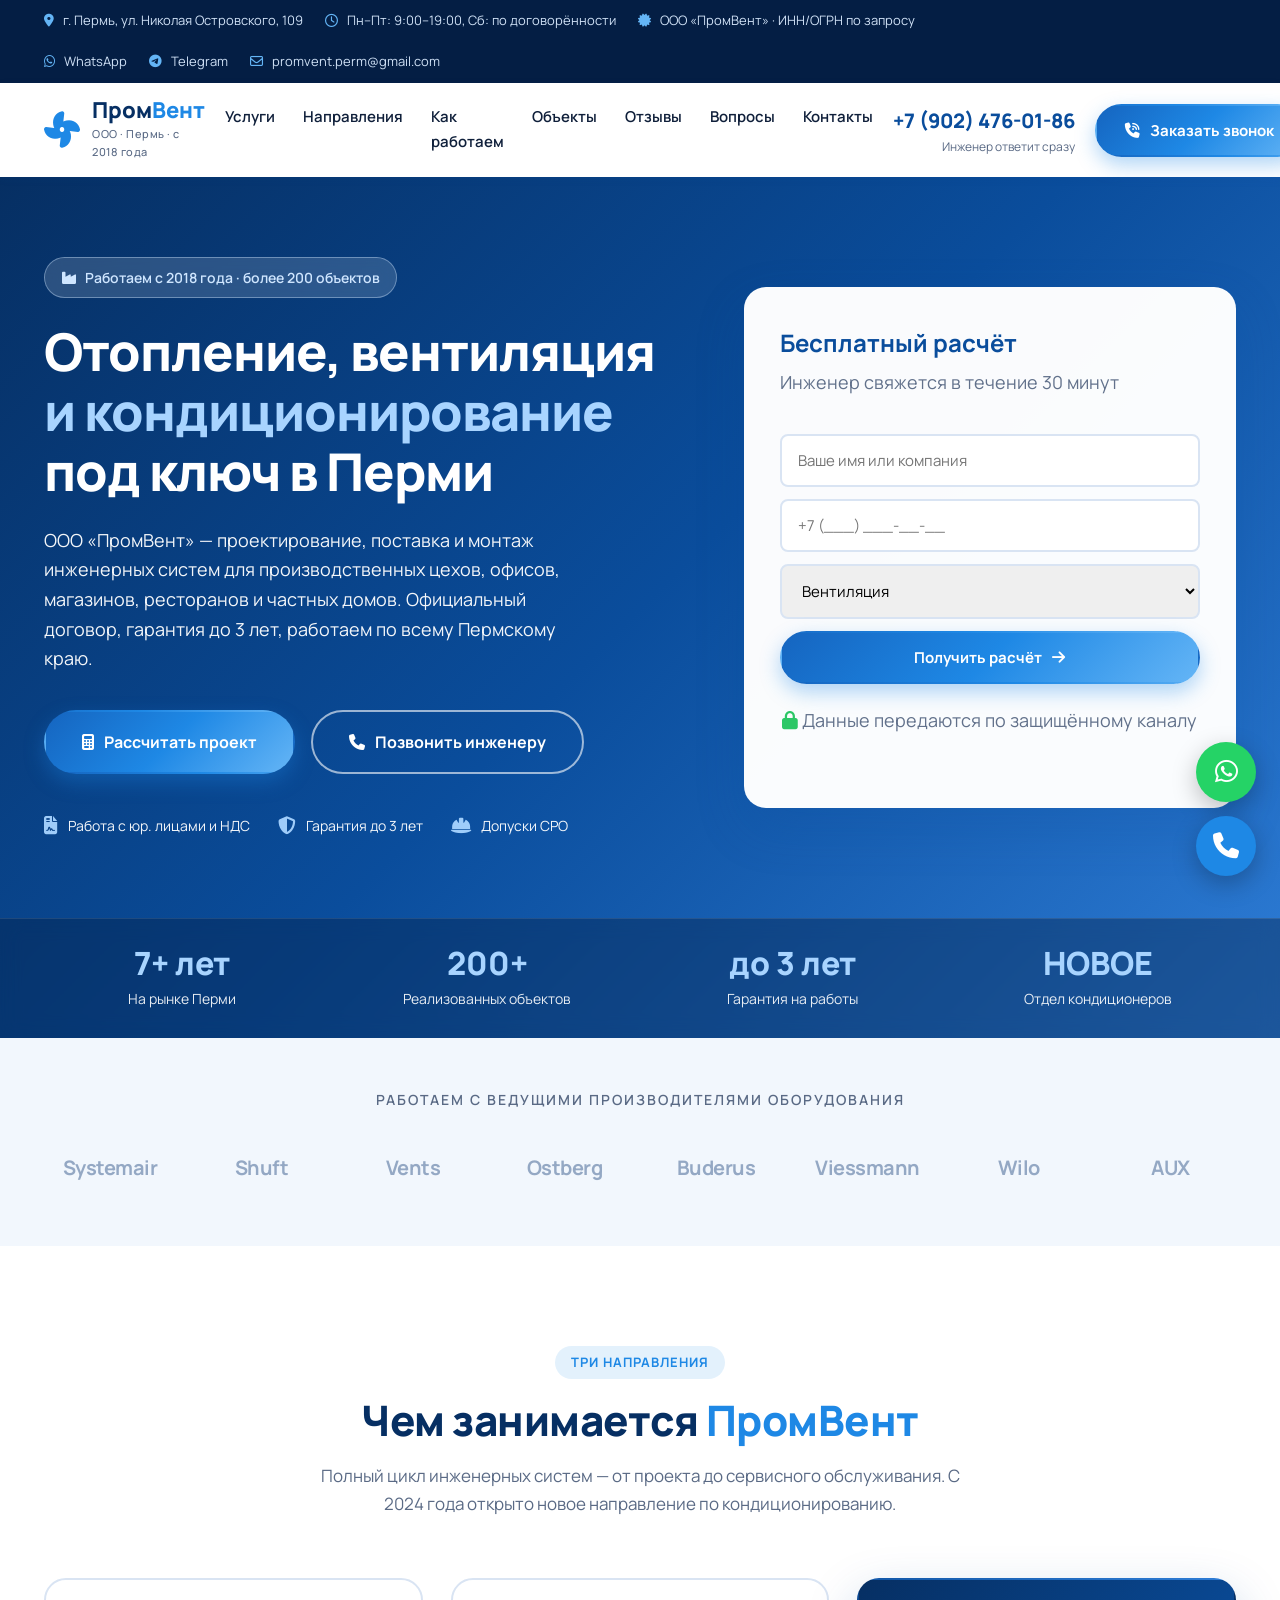
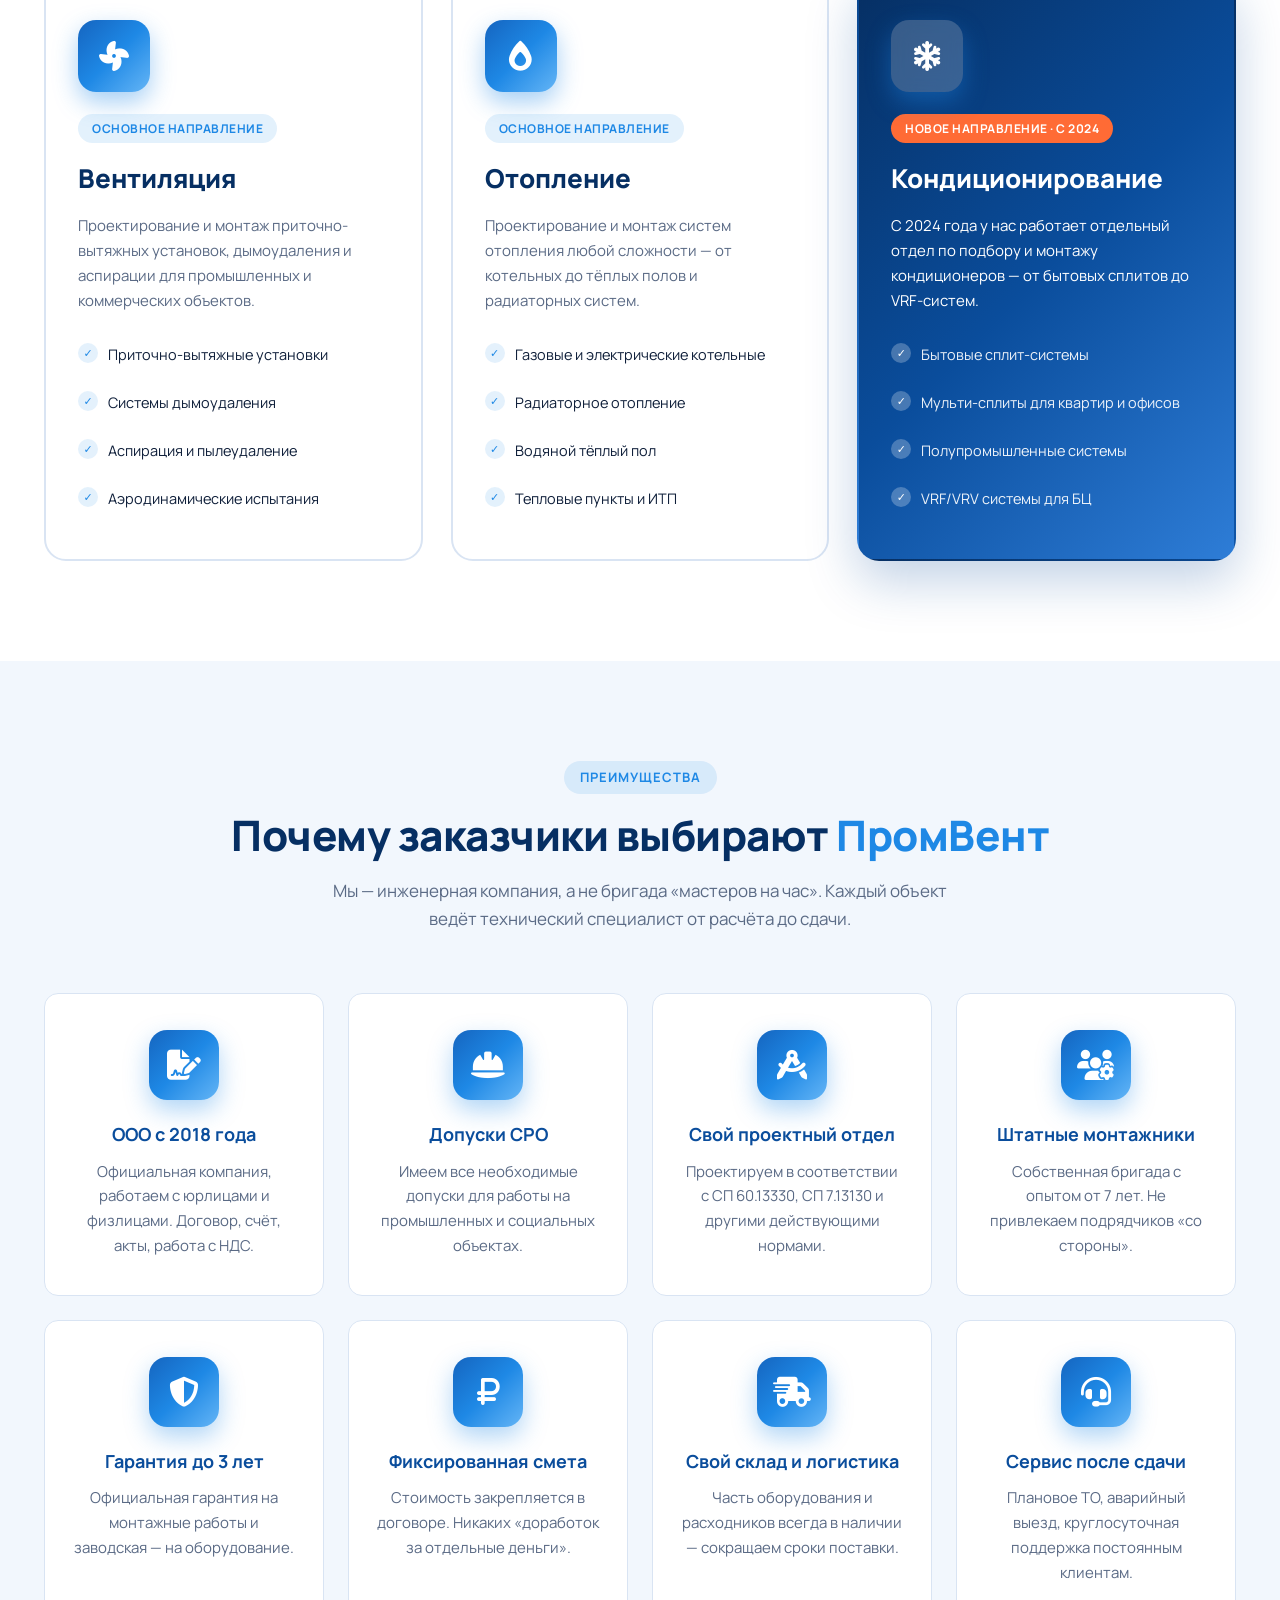
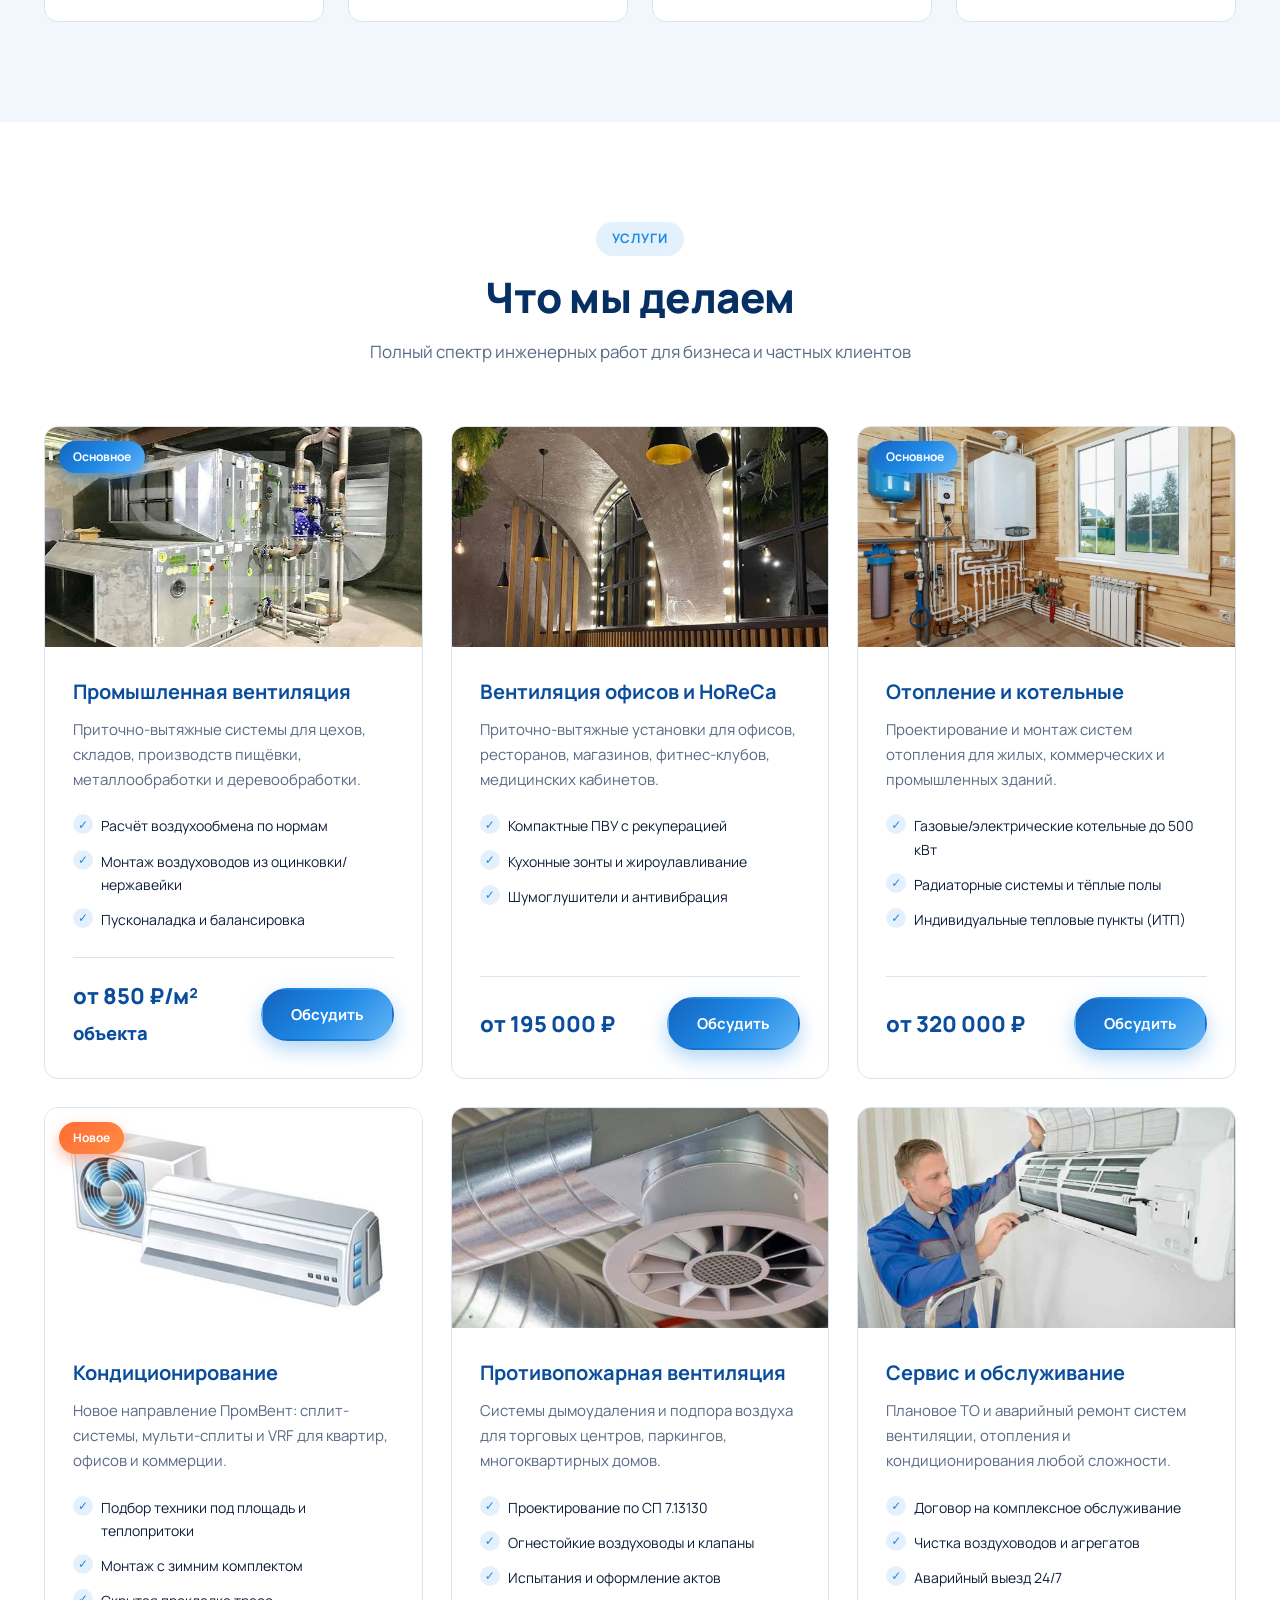
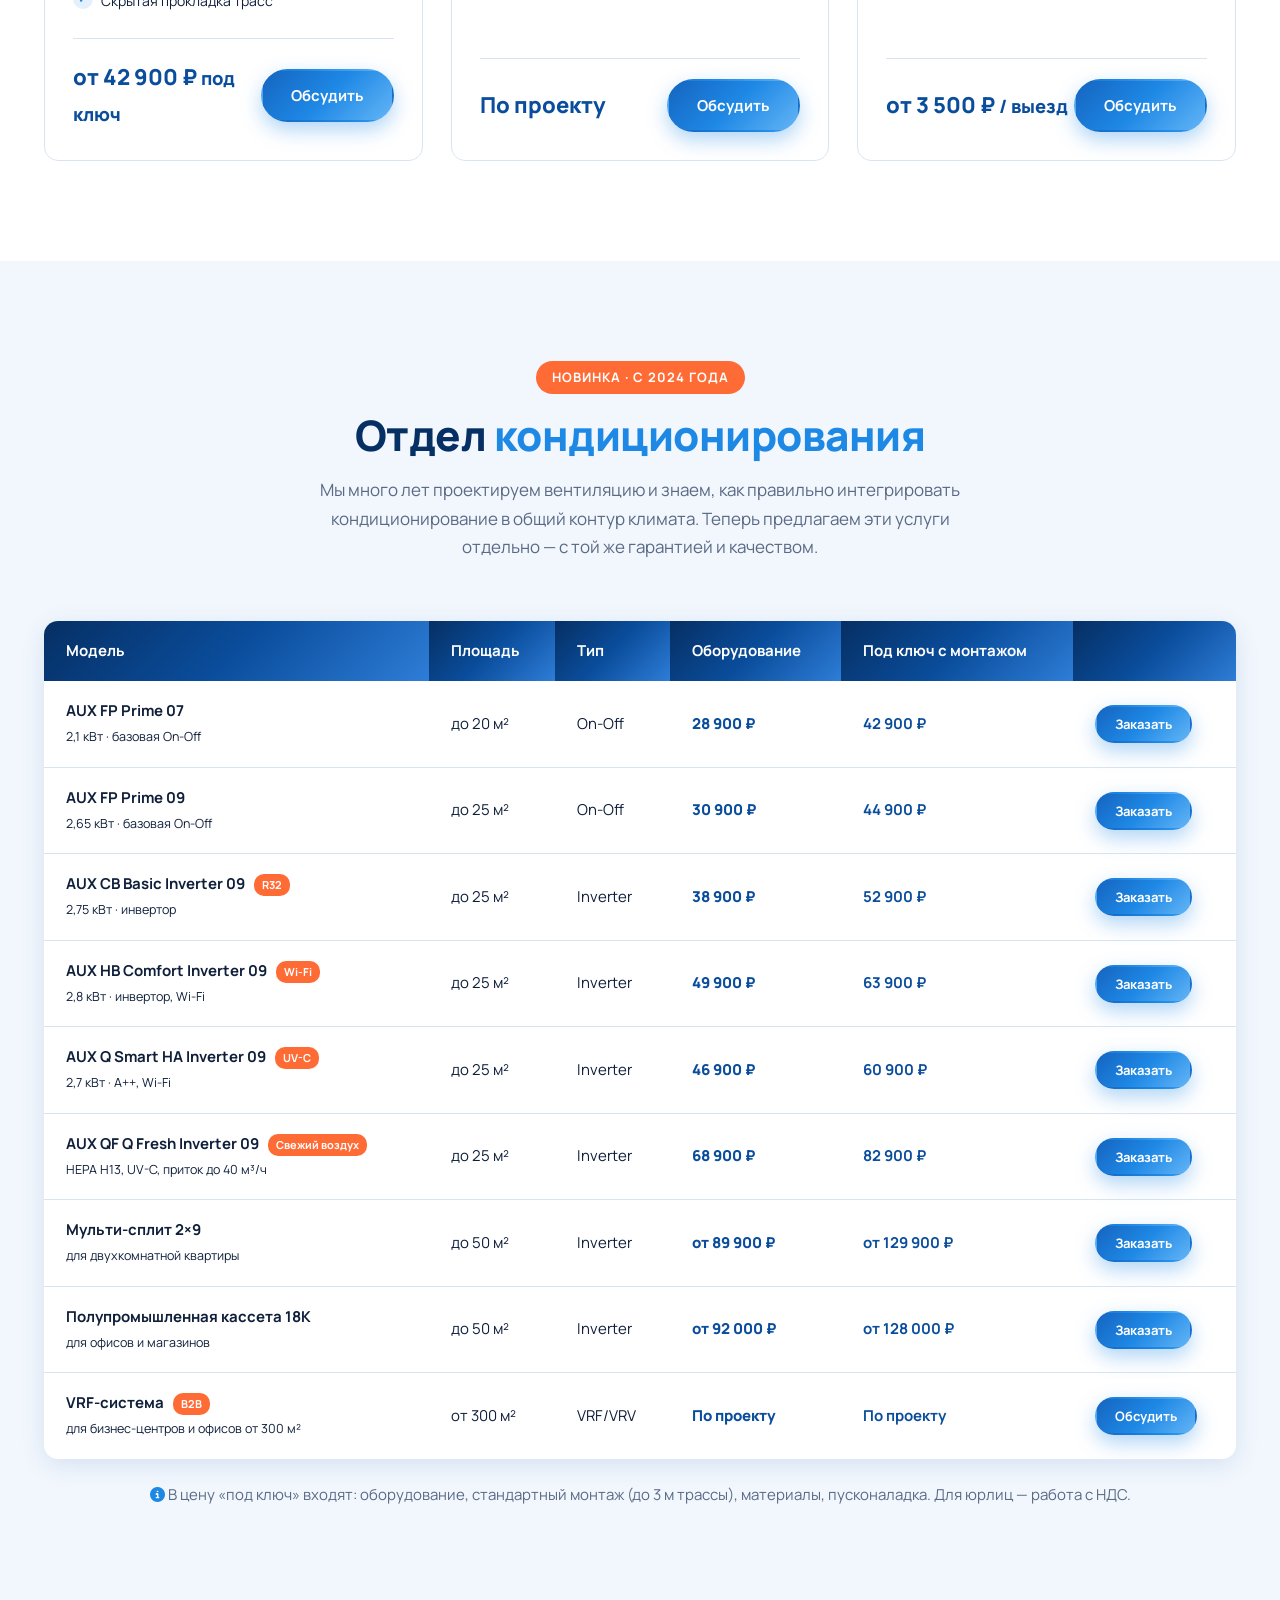
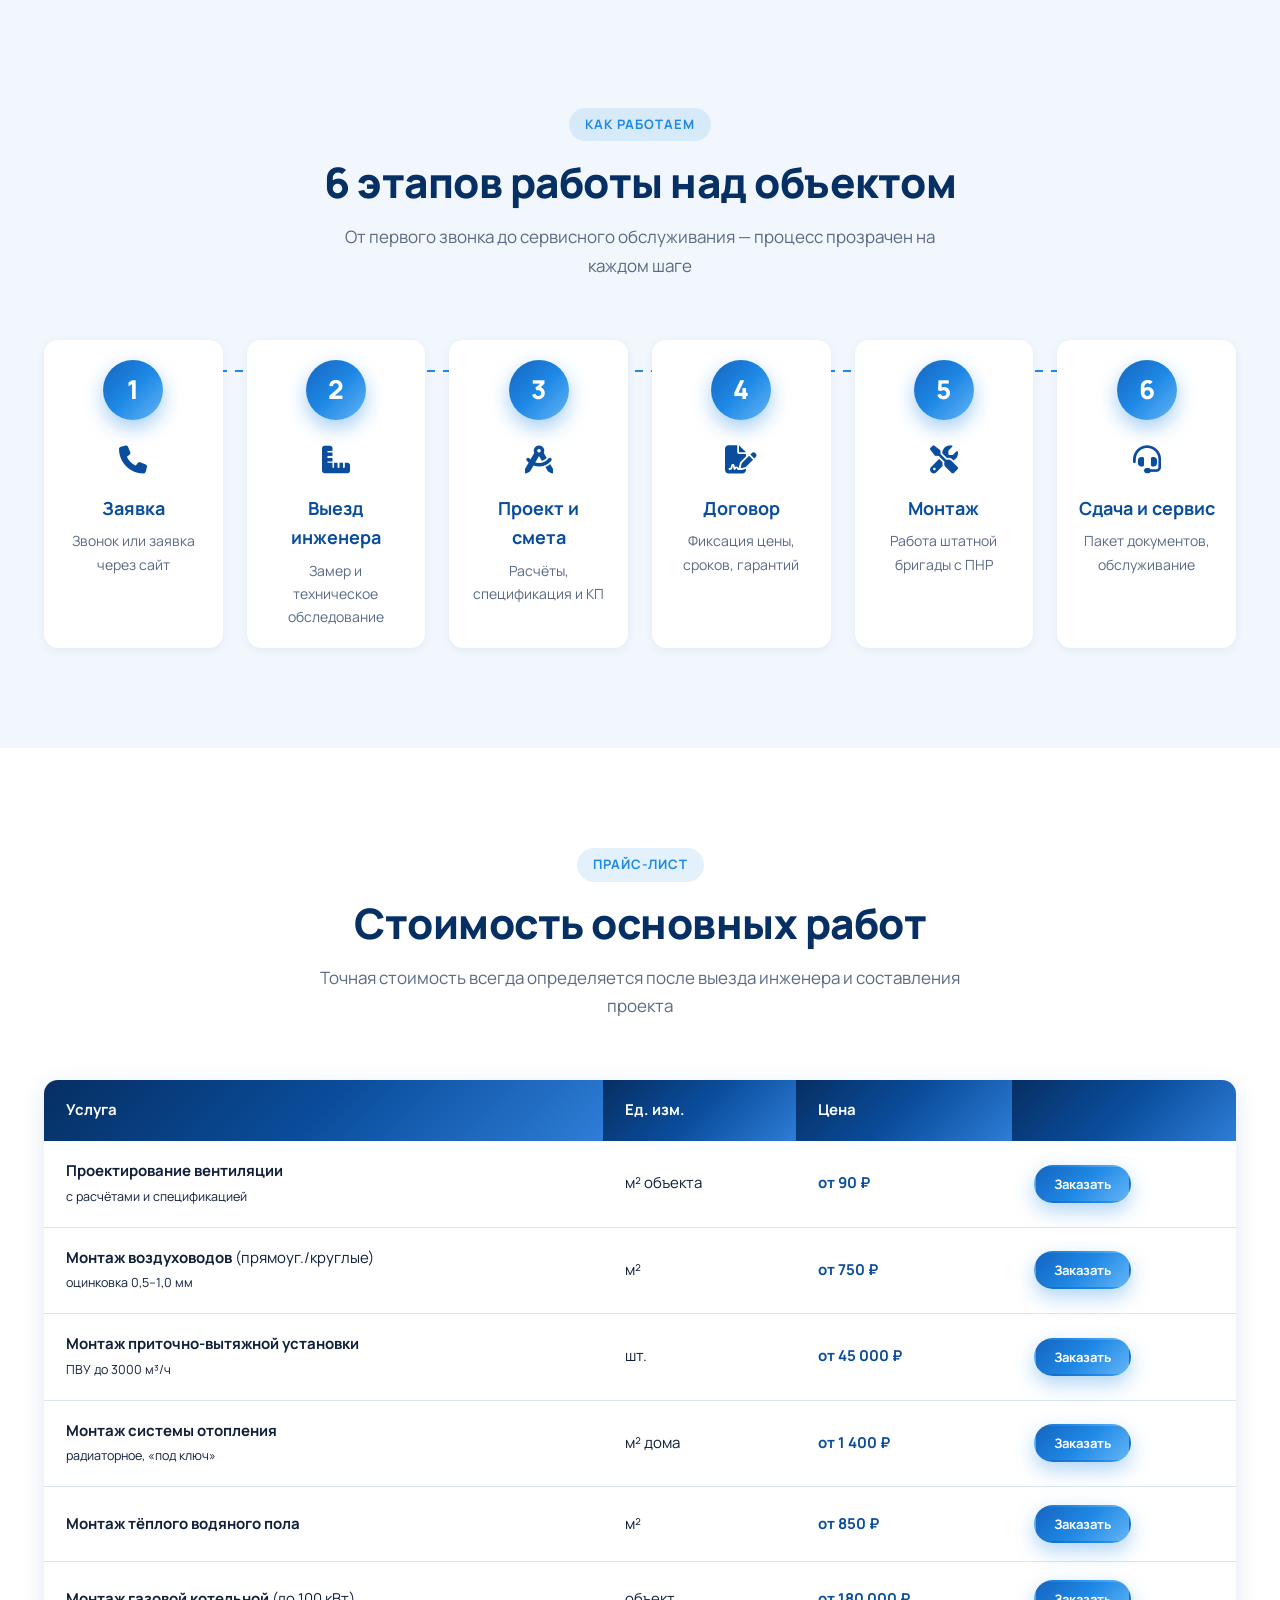
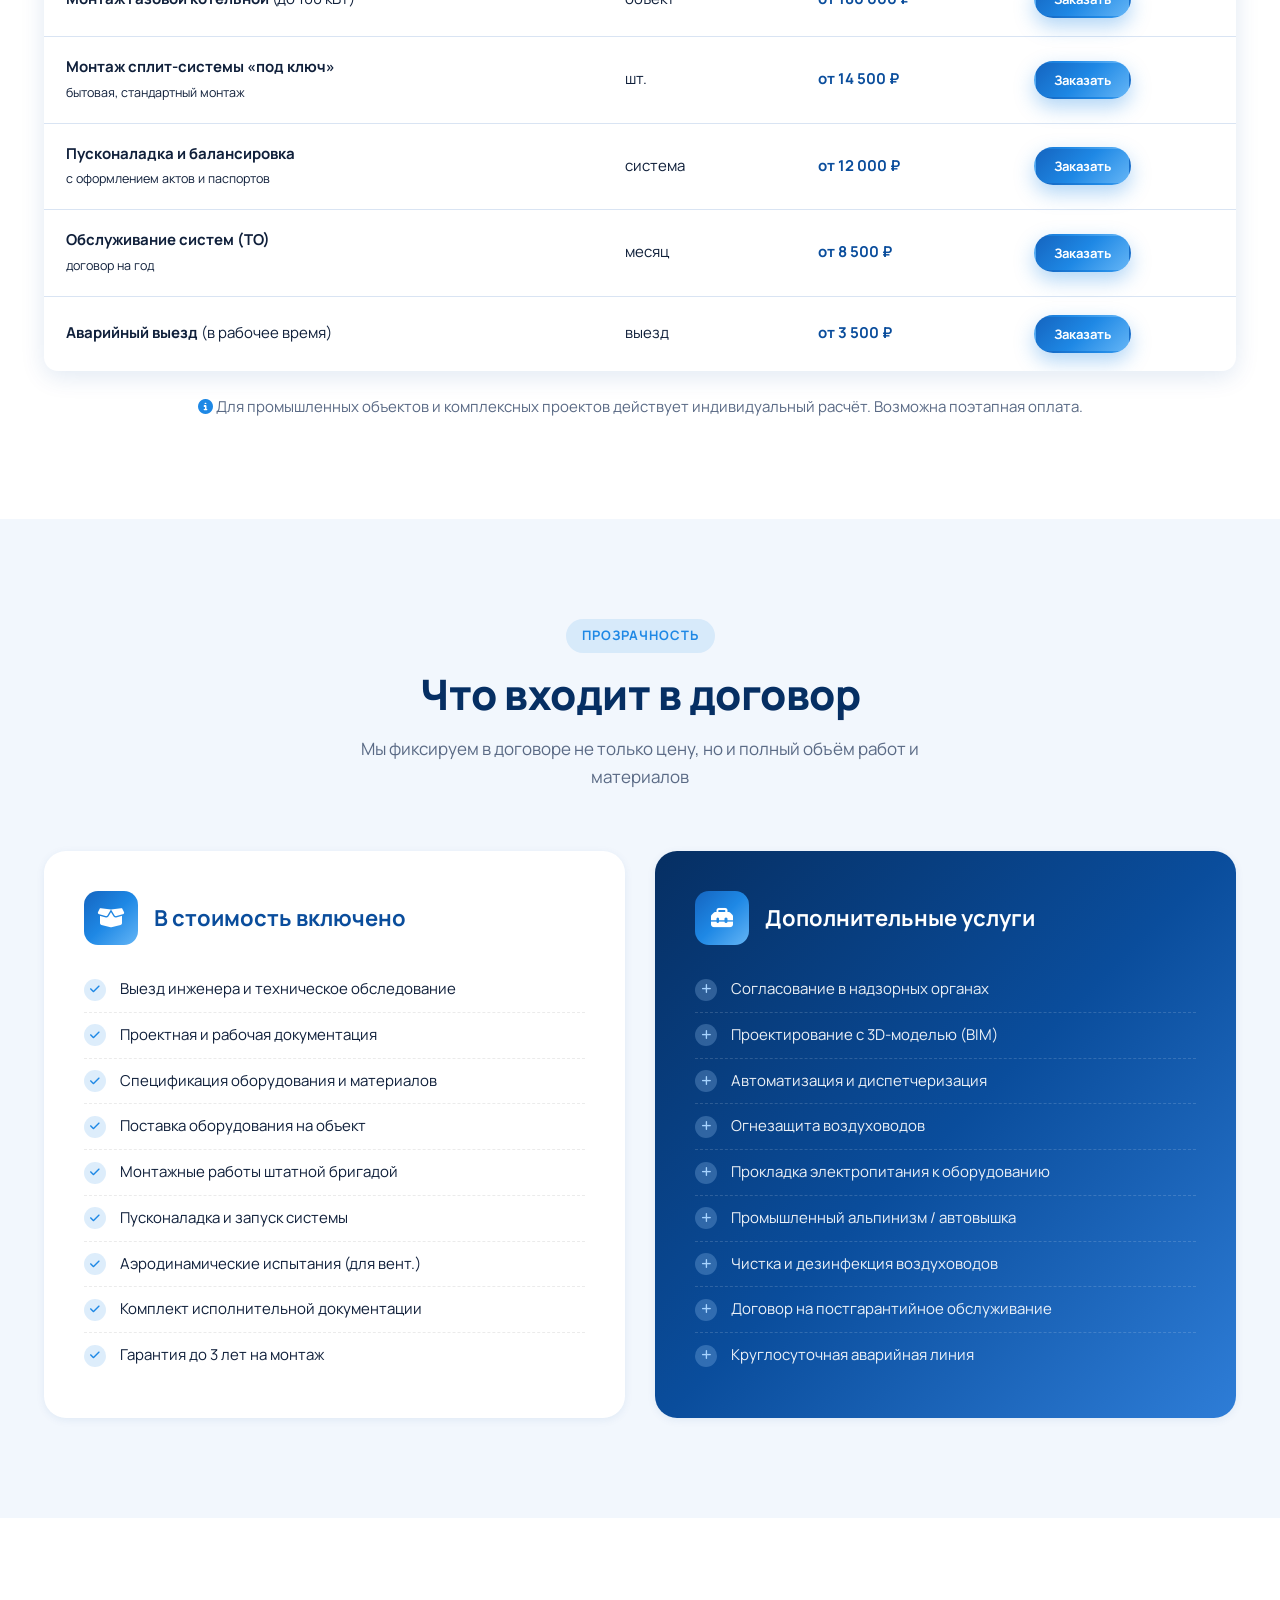
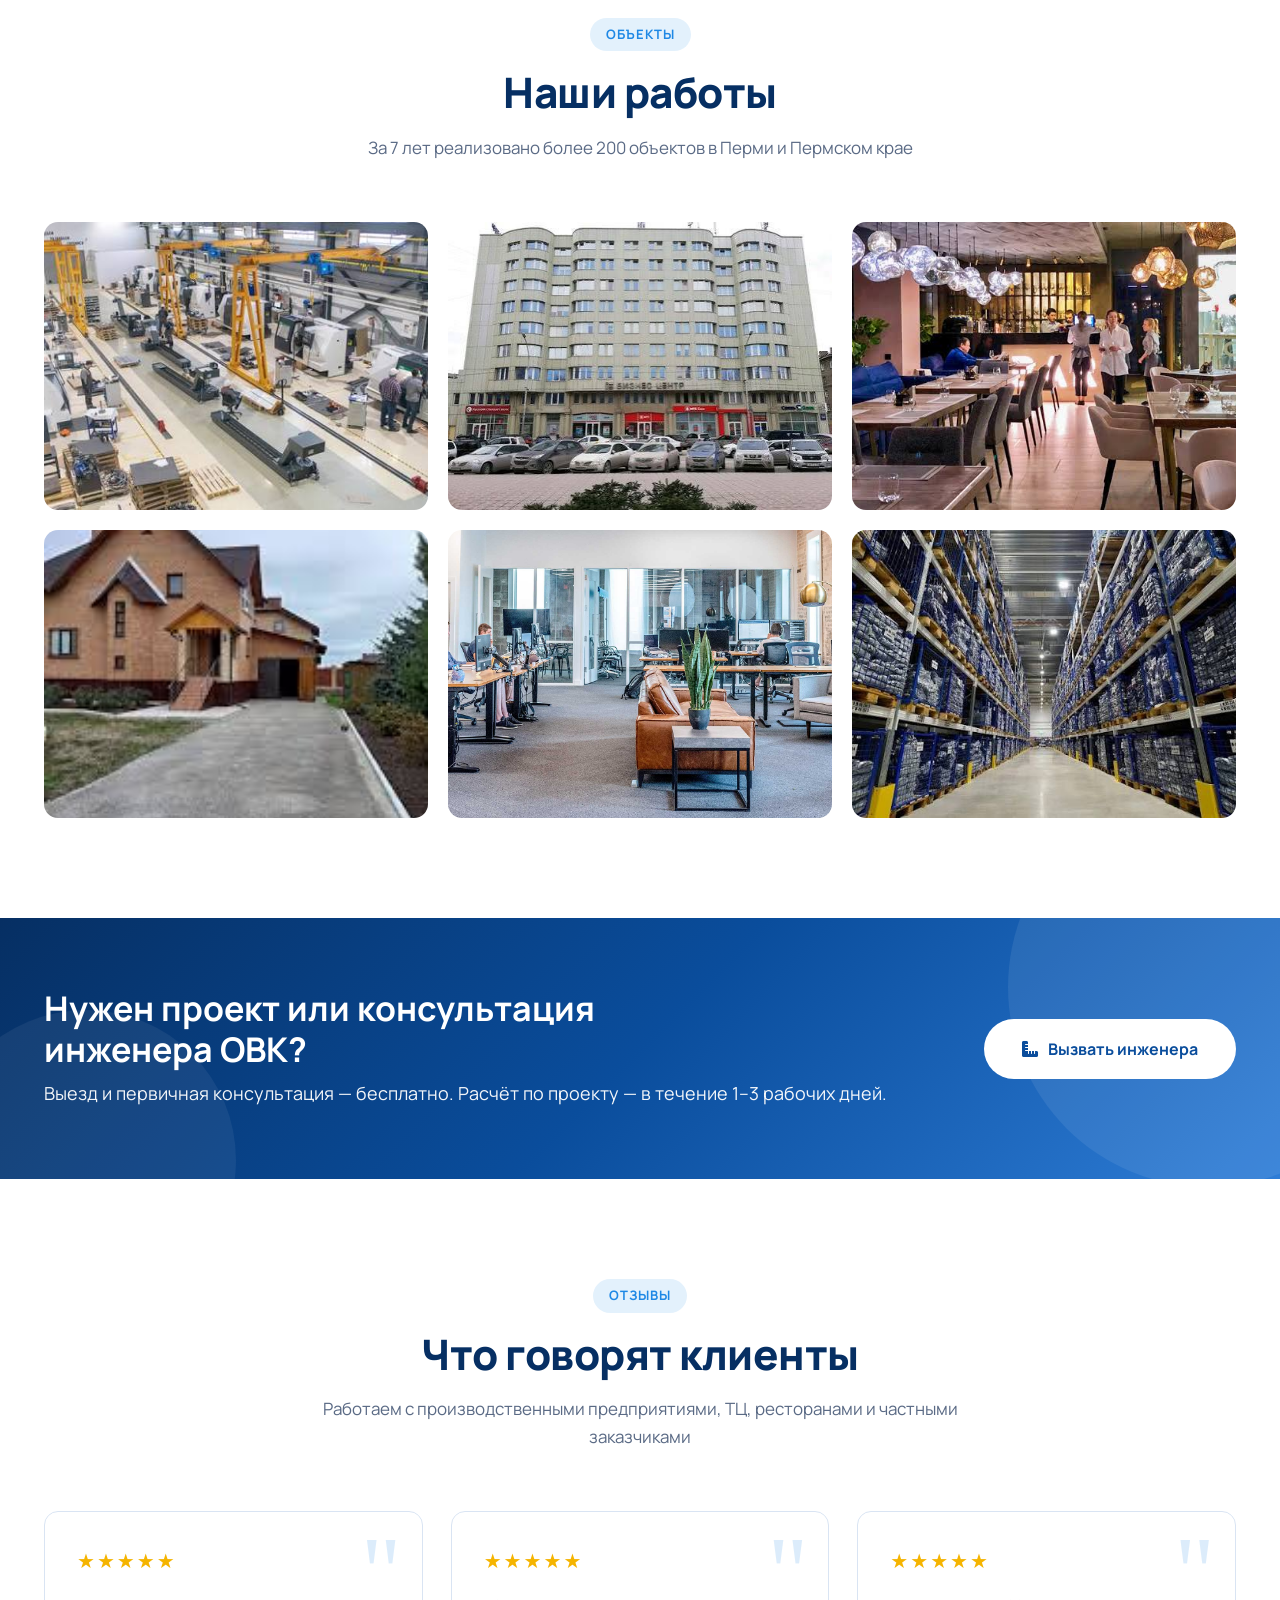
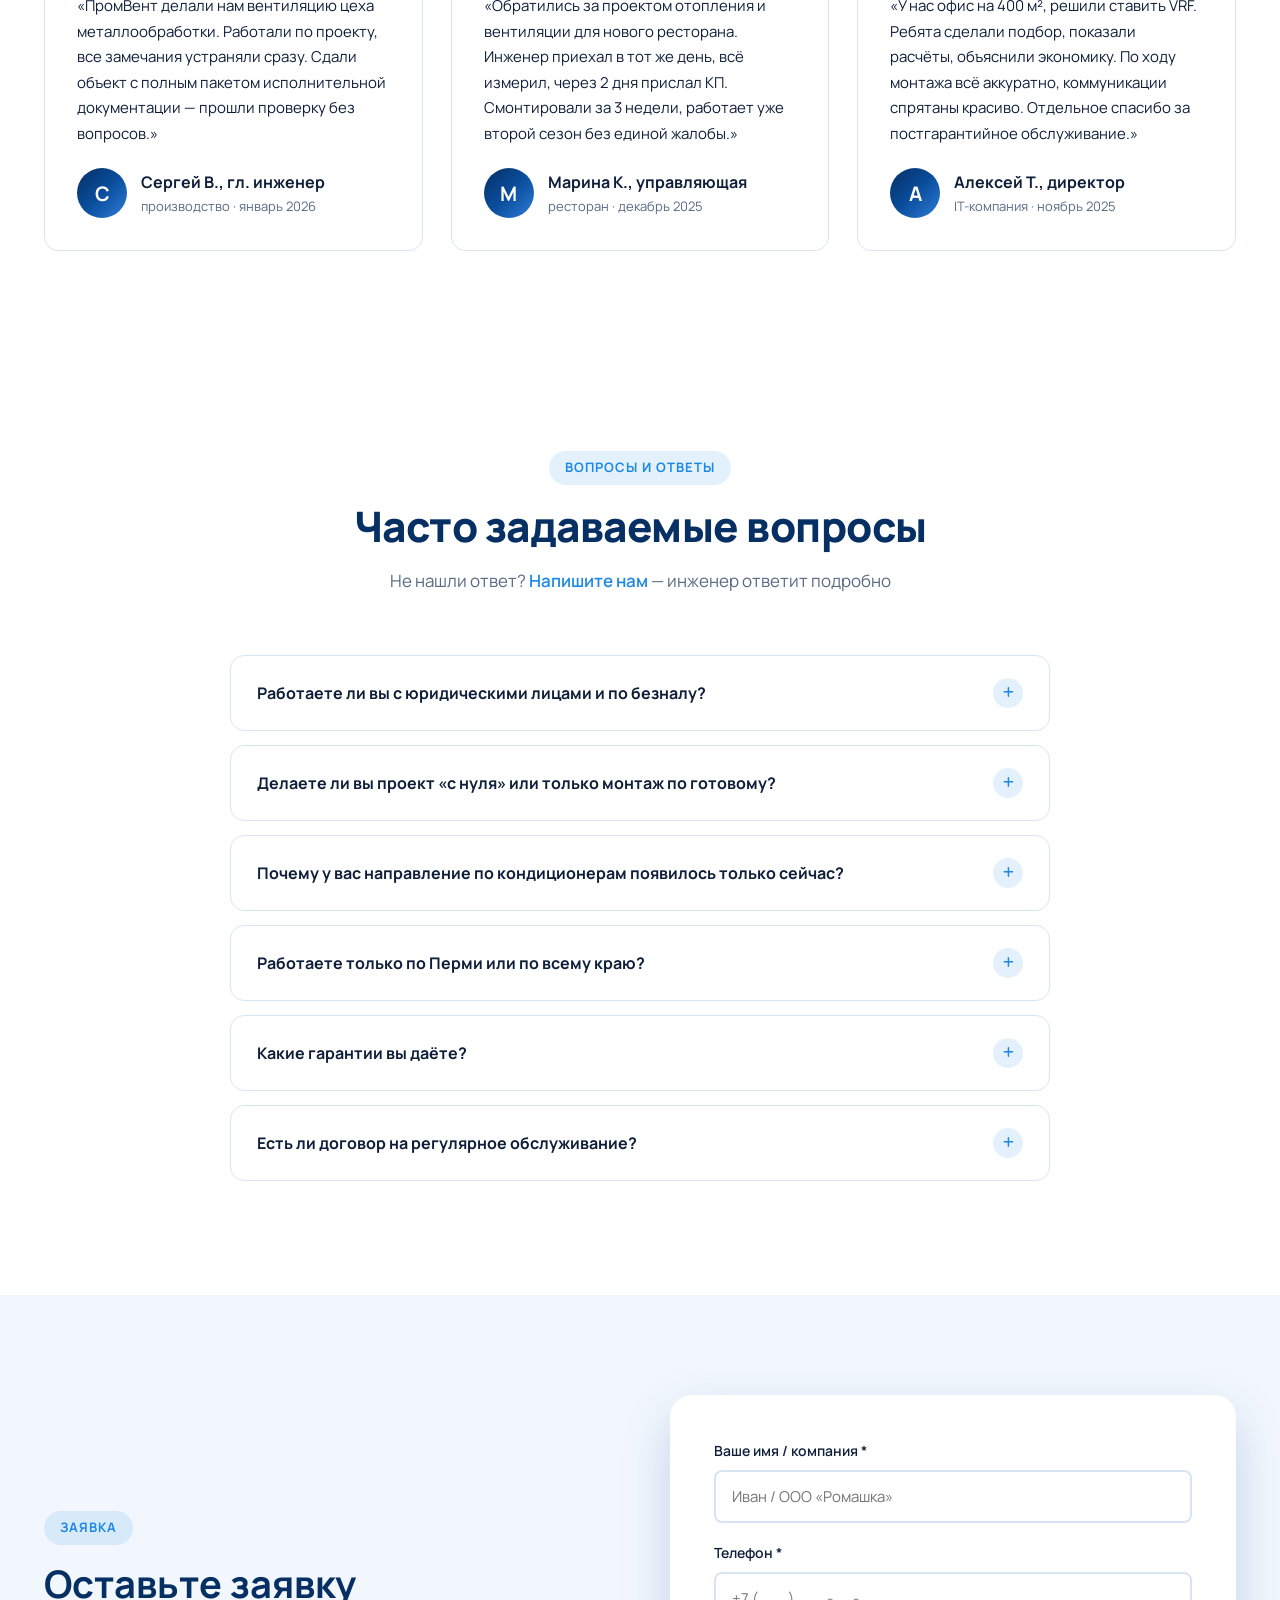
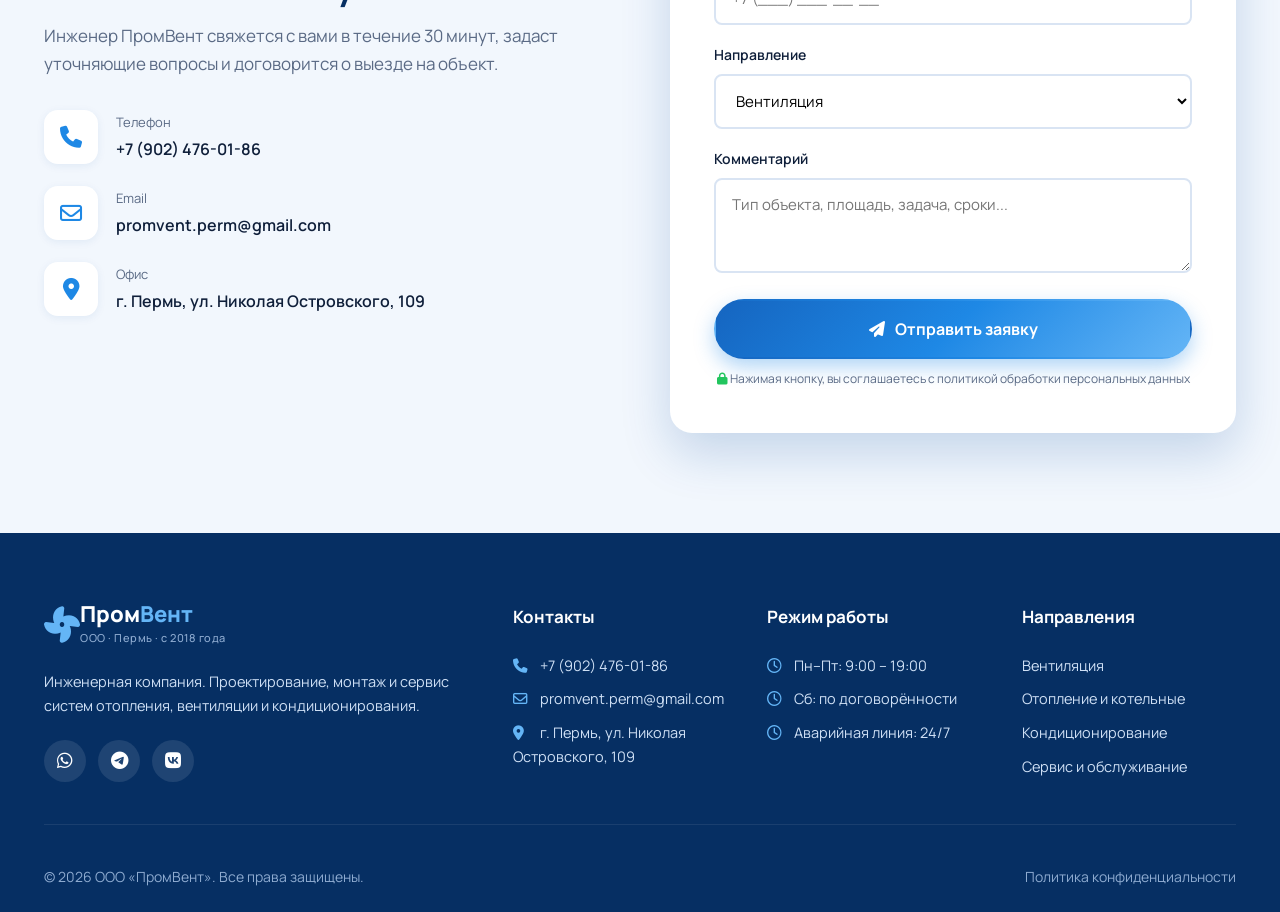
<file: index.html>
<!DOCTYPE html>
<html lang="ru">
<head>
<meta charset="UTF-8">
<meta name="viewport" content="width=device-width, initial-scale=1.0">
<title>ООО «ПромВент» — отопление, вентиляция и кондиционирование в Перми</title>
<meta name="description" content="ООО «ПромВент» с 2018 года — проектирование и монтаж систем отопления и вентиляции для промышленных и коммерческих объектов. Новое направление — кондиционирование. Гарантия, договор, СРО.">
<meta name="keywords" content="вентиляция Пермь, отопление Пермь, монтаж вентиляции, промышленная вентиляция, кондиционеры Пермь, ПромВент">

<link rel="preconnect" href="https://fonts.googleapis.com">
<link rel="preconnect" href="https://fonts.gstatic.com" crossorigin>
<link rel="preconnect" href="https://images.unsplash.com">

<link href="https://fonts.googleapis.com/css2?family=Manrope:wght@400;500;600;700;800&display=swap" rel="stylesheet">
<link rel="stylesheet" href="https://cdnjs.cloudflare.com/ajax/libs/font-awesome/6.5.1/css/all.min.css">
<link rel="stylesheet" href="https://unpkg.com/aos@2.3.1/dist/aos.css">

<link rel="stylesheet" href="css/style.css">
<link rel="stylesheet" href="css/responsive.css">
</head>
<body>

<!-- Top bar -->
<div class="top-bar">
  <div class="container top-bar-inner">
    <div class="top-bar-left">
      <span><i class="fa-solid fa-location-dot"></i> г. Пермь, ул. Николая Островского, 109</span>
      <span><i class="fa-regular fa-clock"></i> Пн–Пт: 9:00–19:00, Сб: по договорённости</span>
      <span><i class="fa-solid fa-certificate"></i> ООО «ПромВент» · ИНН/ОГРН по запросу</span>
    </div>
    <div class="top-bar-right">
      <a href="https://wa.me/79024760186"><i class="fa-brands fa-whatsapp"></i> WhatsApp</a>
      <a href="https://t.me/promvent_perm"><i class="fa-brands fa-telegram"></i> Telegram</a>
      <a href="mailto:promvent.perm@gmail.com"><i class="fa-regular fa-envelope"></i> promvent.perm@gmail.com</a>
    </div>
  </div>
</div>

<!-- Header -->
<header id="header">
  <div class="container">
    <div class="header-inner">
      <a href="#" class="logo">
        <i class="fa-solid fa-fan logo-icon"></i>
        <div>
          <div class="logo-text">Пром<span>Вент</span></div>
          <div class="logo-sub">ООО · Пермь · с 2018 года</div>
        </div>
      </a>

      <nav class="main-nav">
        <a href="#services">Услуги</a>
        <a href="#directions">Направления</a>
        <a href="#steps">Как работаем</a>
        <a href="#objects">Объекты</a>
        <a href="#reviews">Отзывы</a>
        <a href="#faq">Вопросы</a>
        <a href="#contacts">Контакты</a>
      </nav>

      <div class="contact-block">
        <div class="phone-wrap">
          <a href="tel:+79024760186" class="phone">+7 (902) 476-01-86</a>
          <span class="phone-sub">Инженер ответит сразу</span>
        </div>
        <button class="btn btn-primary" onclick="openModal()">
          <i class="fa-solid fa-phone-volume"></i> Заказать звонок
        </button>
      </div>

      <button class="burger" id="burger" aria-label="Меню">
        <span></span><span></span><span></span>
      </button>
    </div>
  </div>
</header>

<!-- Hero -->
<section class="hero">
  <div class="hero-bg"></div>
  <div class="hero-overlay"></div>
  <div class="container hero-content">
    <div class="hero-text" data-aos="fade-right" data-aos-duration="800">
      <div class="hero-badge">
        <i class="fa-solid fa-industry"></i> Работаем с 2018 года · более 200 объектов
      </div>
      <h1>Отопление, вентиляция<br><span class="accent">и кондиционирование</span><br>под ключ в Перми</h1>
      <p>ООО «ПромВент» — проектирование, поставка и монтаж инженерных систем для производственных цехов, офисов, магазинов, ресторанов и частных домов. Официальный договор, гарантия до 3 лет, работаем по всему Пермскому краю.</p>

      <div class="hero-actions">
        <button class="btn btn-primary btn-lg" onclick="scrollToForm()">
          <i class="fa-solid fa-calculator"></i> Рассчитать проект
        </button>
        <a href="tel:+79024760186" class="btn btn-outline btn-lg">
          <i class="fa-solid fa-phone"></i> Позвонить инженеру
        </a>
      </div>

      <div class="hero-trust">
        <div class="trust-item"><i class="fa-solid fa-file-contract"></i> Работа с юр. лицами и НДС</div>
        <div class="trust-item"><i class="fa-solid fa-shield-halved"></i> Гарантия до 3 лет</div>
        <div class="trust-item"><i class="fa-solid fa-helmet-safety"></i> Допуски СРО</div>
      </div>
    </div>

    <div class="hero-card" data-aos="fade-left" data-aos-duration="800" data-aos-delay="200">
      <h3>Бесплатный расчёт</h3>
      <p class="hero-card-sub">Инженер свяжется в течение 30 минут</p>
      <form onsubmit="submitForm(event)" class="hero-form">
        <input type="text" name="Имя"     placeholder="Ваше имя или компания" required>
        <input type="tel"  name="Телефон" placeholder="+7 (___) ___-__-__" required>
        <select name="Направление">
          <option>Вентиляция</option>
          <option>Отопление</option>
          <option>Кондиционирование</option>
          <option>Комплексный проект (ОВК)</option>
          <option>Сервис / обслуживание</option>
        </select>
        <input type="text" name="_honey" tabindex="-1" autocomplete="off"
              style="position:absolute;left:-9999px;opacity:0" aria-hidden="true">
        <button type="submit" class="btn btn-primary btn-block">
          Получить расчёт <i class="fa-solid fa-arrow-right"></i>
        </button>
        <p class="form-note"><i class="fa-solid fa-lock"></i> Данные передаются по защищённому каналу</p>
      </form>

    </div>
  </div>

  <div class="hero-features">
    <div class="container hero-features-inner">
      <div class="hero-feature" data-aos="zoom-in" data-aos-delay="100">
        <div class="hf-num">7+ лет</div>
        <div class="hf-label">На рынке Перми</div>
      </div>
      <div class="hero-feature" data-aos="zoom-in" data-aos-delay="200">
        <div class="hf-num">200+</div>
        <div class="hf-label">Реализованных объектов</div>
      </div>
      <div class="hero-feature" data-aos="zoom-in" data-aos-delay="300">
        <div class="hf-num">до 3 лет</div>
        <div class="hf-label">Гарантия на работы</div>
      </div>
      <div class="hero-feature" data-aos="zoom-in" data-aos-delay="400">
        <div class="hf-num">НОВОЕ</div>
        <div class="hf-label">Отдел кондиционеров</div>
      </div>
    </div>
  </div>
</section>

<!-- Brands -->
<section class="brands">
  <div class="container">
    <p class="brands-title">Работаем с ведущими производителями оборудования</p>
    <div class="brands-grid">
      <div class="brand">Systemair</div>
      <div class="brand">Shuft</div>
      <div class="brand">Vents</div>
      <div class="brand">Ostberg</div>
      <div class="brand">Buderus</div>
      <div class="brand">Viessmann</div>
      <div class="brand">Wilo</div>
      <div class="brand">AUX</div>
    </div>
  </div>
</section>

<!-- Directions (три направления компании) -->
<section class="directions" id="directions">
  <div class="container">
    <div class="section-header" data-aos="fade-up">
      <span class="section-tag">Три направления</span>
      <h2>Чем занимается <span class="accent">ПромВент</span></h2>
      <p class="section-subtitle">Полный цикл инженерных систем — от проекта до сервисного обслуживания. С 2024 года открыто новое направление по кондиционированию.</p>
    </div>
    <div class="dir-grid">
      <div class="dir-card" data-aos="fade-up" data-aos-delay="50">
        <div class="dir-icon"><i class="fa-solid fa-fan"></i></div>
        <div class="dir-tag">Основное направление</div>
        <h3>Вентиляция</h3>
        <p>Проектирование и монтаж приточно-вытяжных установок, дымоудаления и аспирации для промышленных и коммерческих объектов.</p>
        <ul>
          <li>Приточно-вытяжные установки</li>
          <li>Системы дымоудаления</li>
          <li>Аспирация и пылеудаление</li>
          <li>Аэродинамические испытания</li>
        </ul>
      </div>
      <div class="dir-card" data-aos="fade-up" data-aos-delay="150">
        <div class="dir-icon"><i class="fa-solid fa-fire-flame-simple"></i></div>
        <div class="dir-tag">Основное направление</div>
        <h3>Отопление</h3>
        <p>Проектирование и монтаж систем отопления любой сложности — от котельных до тёплых полов и радиаторных систем.</p>
        <ul>
          <li>Газовые и электрические котельные</li>
          <li>Радиаторное отопление</li>
          <li>Водяной тёплый пол</li>
          <li>Тепловые пункты и ИТП</li>
        </ul>
      </div>
      <div class="dir-card highlight" data-aos="fade-up" data-aos-delay="250">
        <div class="dir-icon"><i class="fa-solid fa-snowflake"></i></div>
        <div class="dir-tag new">Новое направление · с 2024</div>
        <h3>Кондиционирование</h3>
        <p>С 2024 года у нас работает отдельный отдел по подбору и монтажу кондиционеров — от бытовых сплитов до VRF-систем.</p>
        <ul>
          <li>Бытовые сплит-системы</li>
          <li>Мульти-сплиты для квартир и офисов</li>
          <li>Полупромышленные системы</li>
          <li>VRF/VRV системы для БЦ</li>
        </ul>
      </div>
    </div>
  </div>
</section>

<!-- Advantages -->
<section class="advantages" id="advantages">
  <div class="container">
    <div class="section-header" data-aos="fade-up">
      <span class="section-tag">Преимущества</span>
      <h2>Почему заказчики выбирают <span class="accent">ПромВент</span></h2>
      <p class="section-subtitle">Мы — инженерная компания, а не бригада «мастеров на час». Каждый объект ведёт технический специалист от расчёта до сдачи.</p>
    </div>
    <div class="adv-grid">
      <div class="adv-card" data-aos="fade-up" data-aos-delay="50">
        <div class="adv-icon"><i class="fa-solid fa-file-signature"></i></div>
        <h3>ООО с 2018 года</h3>
        <p>Официальная компания, работаем с юрлицами и физлицами. Договор, счёт, акты, работа с НДС.</p>
      </div>
      <div class="adv-card" data-aos="fade-up" data-aos-delay="100">
        <div class="adv-icon"><i class="fa-solid fa-helmet-safety"></i></div>
        <h3>Допуски СРО</h3>
        <p>Имеем все необходимые допуски для работы на промышленных и социальных объектах.</p>
      </div>
      <div class="adv-card" data-aos="fade-up" data-aos-delay="150">
        <div class="adv-icon"><i class="fa-solid fa-drafting-compass"></i></div>
        <h3>Свой проектный отдел</h3>
        <p>Проектируем в соответствии с СП 60.13330, СП 7.13130 и другими действующими нормами.</p>
      </div>
      <div class="adv-card" data-aos="fade-up" data-aos-delay="200">
        <div class="adv-icon"><i class="fa-solid fa-users-gear"></i></div>
        <h3>Штатные монтажники</h3>
        <p>Собственная бригада с опытом от 7 лет. Не привлекаем подрядчиков «со стороны».</p>
      </div>
      <div class="adv-card" data-aos="fade-up" data-aos-delay="250">
        <div class="adv-icon"><i class="fa-solid fa-shield-halved"></i></div>
        <h3>Гарантия до 3 лет</h3>
        <p>Официальная гарантия на монтажные работы и заводская — на оборудование.</p>
      </div>
      <div class="adv-card" data-aos="fade-up" data-aos-delay="300">
        <div class="adv-icon"><i class="fa-solid fa-ruble-sign"></i></div>
        <h3>Фиксированная смета</h3>
        <p>Стоимость закрепляется в договоре. Никаких «доработок за отдельные деньги».</p>
      </div>
      <div class="adv-card" data-aos="fade-up" data-aos-delay="350">
        <div class="adv-icon"><i class="fa-solid fa-truck-fast"></i></div>
        <h3>Свой склад и логистика</h3>
        <p>Часть оборудования и расходников всегда в наличии — сокращаем сроки поставки.</p>
      </div>
      <div class="adv-card" data-aos="fade-up" data-aos-delay="400">
        <div class="adv-icon"><i class="fa-solid fa-headset"></i></div>
        <h3>Сервис после сдачи</h3>
        <p>Плановое ТО, аварийный выезд, круглосуточная поддержка постоянным клиентам.</p>
      </div>
    </div>
  </div>
</section>

<!-- Services -->
<section id="services" class="services">
  <div class="container">
    <div class="section-header" data-aos="fade-up">
      <span class="section-tag">Услуги</span>
      <h2>Что мы делаем</h2>
      <p class="section-subtitle">Полный спектр инженерных работ для бизнеса и частных клиентов</p>
    </div>
    <div class="services-grid">

      <div class="service-card" data-aos="fade-up" data-aos-delay="50">
        <div class="service-img">
          <img src="img/images1.jpeg" alt="Промышленная вентиляция" loading="lazy">
          <span class="service-tag">Основное</span>
        </div>
        <div class="service-body">
          <h3>Промышленная вентиляция</h3>
          <p>Приточно-вытяжные системы для цехов, складов, производств пищёвки, металлообработки и деревообработки.</p>
          <ul>
            <li>Расчёт воздухообмена по нормам</li>
            <li>Монтаж воздуховодов из оцинковки/нержавейки</li>
            <li>Пусконаладка и балансировка</li>
          </ul>
          <div class="service-footer">
            <div class="price">от 850 ₽/м² <small>объекта</small></div>
            <button class="btn btn-primary" onclick="scrollToForm()">Обсудить</button>
          </div>
        </div>
      </div>

      <div class="service-card" data-aos="fade-up" data-aos-delay="100">
        <div class="service-img">
          <img src="img/images.jpeg" alt="Вентиляция коммерческих помещений" loading="lazy">
        </div>
        <div class="service-body">
          <h3>Вентиляция офисов и HoReCa</h3>
          <p>Приточно-вытяжные установки для офисов, ресторанов, магазинов, фитнес-клубов, медицинских кабинетов.</p>
          <ul>
            <li>Компактные ПВУ с рекуперацией</li>
            <li>Кухонные зонты и жироулавливание</li>
            <li>Шумоглушители и антивибрация</li>
          </ul>
          <div class="service-footer">
            <div class="price">от 195 000 ₽</div>
            <button class="btn btn-primary" onclick="scrollToForm()">Обсудить</button>
          </div>
        </div>
      </div>

      <div class="service-card" data-aos="fade-up" data-aos-delay="150">
        <div class="service-img">
          <img src="img/rad-kot.jpg.jpeg"
           alt="Отопление и котельные"
           loading="lazy"
           onerror="this.onerror=null;this.src='https://via.placeholder.com/600x400/e9eef5/6b7280?text=Отопление';">
          <span class="service-tag">Основное</span>
        </div>
        <div class="service-body">
          <h3>Отопление и котельные</h3>
          <p>Проектирование и монтаж систем отопления для жилых, коммерческих и промышленных зданий.</p>
          <ul>
            <li>Газовые/электрические котельные до 500 кВт</li>
            <li>Радиаторные системы и тёплые полы</li>
            <li>Индивидуальные тепловые пункты (ИТП)</li>
          </ul>
          <div class="service-footer">
            <div class="price">от 320 000 ₽</div>
            <button class="btn btn-primary" onclick="scrollToForm()">Обсудить</button>
          </div>
        </div>
      </div>

      <div class="service-card" data-aos="fade-up" data-aos-delay="200">
        <div class="service-img">
          <img src="img/images3.jpeg" alt="Кондиционирование" loading="lazy">
          <span class="service-tag new">Новое</span>
        </div>
        <div class="service-body">
          <h3>Кондиционирование</h3>
          <p>Новое направление ПромВент: сплит-системы, мульти-сплиты и VRF для квартир, офисов и коммерции.</p>
          <ul>
            <li>Подбор техники под площадь и теплопритоки</li>
            <li>Монтаж с зимним комплектом</li>
            <li>Скрытая прокладка трасс</li>
          </ul>
          <div class="service-footer">
            <div class="price">от 42 900 ₽ <small>под ключ</small></div>
            <button class="btn btn-primary" onclick="scrollToForm()">Обсудить</button>
          </div>
        </div>
      </div>

      <div class="service-card" data-aos="fade-up" data-aos-delay="250">
        <div class="service-img">
          <img src="img/images4.jpeg" alt="Дымоудаление и противопожарная вентиляция" loading="lazy">
        </div>
        <div class="service-body">
          <h3>Противопожарная вентиляция</h3>
          <p>Системы дымоудаления и подпора воздуха для торговых центров, паркингов, многоквартирных домов.</p>
          <ul>
            <li>Проектирование по СП 7.13130</li>
            <li>Огнестойкие воздуховоды и клапаны</li>
            <li>Испытания и оформление актов</li>
          </ul>
          <div class="service-footer">
            <div class="price">По проекту</div>
            <button class="btn btn-primary" onclick="scrollToForm()">Обсудить</button>
          </div>
        </div>
      </div>

      <div class="service-card" data-aos="fade-up" data-aos-delay="300">
        <div class="service-img">
          <img src="img/images5.jpeg" alt="Обслуживание инженерных систем" loading="lazy">
        </div>
        <div class="service-body">
          <h3>Сервис и обслуживание</h3>
          <p>Плановое ТО и аварийный ремонт систем вентиляции, отопления и кондиционирования любой сложности.</p>
          <ul>
            <li>Договор на комплексное обслуживание</li>
            <li>Чистка воздуховодов и агрегатов</li>
            <li>Аварийный выезд 24/7</li>
          </ul>
          <div class="service-footer">
            <div class="price">от 3 500 ₽ <small>/ выезд</small></div>
            <button class="btn btn-primary" onclick="scrollToForm()">Обсудить</button>
          </div>
        </div>
      </div>

    </div>
  </div>
</section>

<!-- NEW направление: кондиционеры (акцентный блок) -->
<section class="ac-highlight" id="ac">
  <div class="container">
    <div class="section-header" data-aos="fade-up">
      <span class="section-tag new-tag">Новинка · с 2024 года</span>
      <h2>Отдел <span class="accent">кондиционирования</span></h2>
      <p class="section-subtitle">Мы много лет проектируем вентиляцию и знаем, как правильно интегрировать кондиционирование в общий контур климата. Теперь предлагаем эти услуги отдельно — с той же гарантией и качеством.</p>
    </div>
    <div class="price-table-wrap" data-aos="fade-up">
      <table class="price-table">
        <thead>
          <tr>
            <th>Модель</th>
            <th>Площадь</th>
            <th>Тип</th>
            <th>Оборудование</th>
            <th>Под ключ с монтажом</th>
            <th></th>
          </tr>
        </thead>
        <tbody>
          <tr>
            <td><b>AUX FP Prime 07</b><br><small>2,1 кВт · базовая On-Off</small></td>
            <td>до 20 м²</td>
            <td>On-Off</td>
            <td class="price-cell">28 900 ₽</td>
            <td class="price-cell"><b>42 900 ₽</b></td>
            <td><button class="btn btn-sm btn-primary" onclick="scrollToForm()">Заказать</button></td>
          </tr>
          <tr>
            <td><b>AUX FP Prime 09</b><br><small>2,65 кВт · базовая On-Off</small></td>
            <td>до 25 м²</td>
            <td>On-Off</td>
            <td class="price-cell">30 900 ₽</td>
            <td class="price-cell"><b>44 900 ₽</b></td>
            <td><button class="btn btn-sm btn-primary" onclick="scrollToForm()">Заказать</button></td>
          </tr>
          <tr>
            <td><b>AUX CB Basic Inverter 09</b> <span class="badge-hit">R32</span><br><small>2,75 кВт · инвертор</small></td>
            <td>до 25 м²</td>
            <td>Inverter</td>
            <td class="price-cell">38 900 ₽</td>
            <td class="price-cell"><b>52 900 ₽</b></td>
            <td><button class="btn btn-sm btn-primary" onclick="scrollToForm()">Заказать</button></td>
          </tr>
          <tr>
            <td><b>AUX HB Comfort Inverter 09</b> <span class="badge-hit">Wi-Fi</span><br><small>2,8 кВт · инвертор, Wi-Fi</small></td>
            <td>до 25 м²</td>
            <td>Inverter</td>
            <td class="price-cell">49 900 ₽</td>
            <td class="price-cell"><b>63 900 ₽</b></td>
            <td><button class="btn btn-sm btn-primary" onclick="scrollToForm()">Заказать</button></td>
          </tr>
          <tr>
            <td><b>AUX Q Smart HA Inverter 09</b> <span class="badge-hit">UV-C</span><br><small>2,7 кВт · A++, Wi-Fi</small></td>
            <td>до 25 м²</td>
            <td>Inverter</td>
            <td class="price-cell">46 900 ₽</td>
            <td class="price-cell"><b>60 900 ₽</b></td>
            <td><button class="btn btn-sm btn-primary" onclick="scrollToForm()">Заказать</button></td>
          </tr>
          <tr>
            <td><b>AUX QF Q Fresh Inverter 09</b> <span class="badge-hit">Свежий воздух</span><br><small>HEPA H13, UV-C, приток до 40 м³/ч</small></td>
            <td>до 25 м²</td>
            <td>Inverter</td>
            <td class="price-cell">68 900 ₽</td>
            <td class="price-cell"><b>82 900 ₽</b></td>
            <td><button class="btn btn-sm btn-primary" onclick="scrollToForm()">Заказать</button></td>
          </tr>
          <tr>
            <td><b>Мульти-сплит 2×9</b><br><small>для двухкомнатной квартиры</small></td>
            <td>до 50 м²</td>
            <td>Inverter</td>
            <td class="price-cell">от 89 900 ₽</td>
            <td class="price-cell"><b>от 129 900 ₽</b></td>
            <td><button class="btn btn-sm btn-primary" onclick="scrollToForm()">Заказать</button></td>
          </tr>
          <tr>
            <td><b>Полупромышленная кассета 18K</b><br><small>для офисов и магазинов</small></td>
            <td>до 50 м²</td>
            <td>Inverter</td>
            <td class="price-cell">от 92 000 ₽</td>
            <td class="price-cell"><b>от 128 000 ₽</b></td>
            <td><button class="btn btn-sm btn-primary" onclick="scrollToForm()">Заказать</button></td>
          </tr>
          <tr>
            <td><b>VRF-система</b> <span class="badge-hit">B2B</span><br><small>для бизнес-центров и офисов от 300 м²</small></td>
            <td>от 300 м²</td>
            <td>VRF/VRV</td>
            <td class="price-cell">По проекту</td>
            <td class="price-cell"><b>По проекту</b></td>
            <td><button class="btn btn-sm btn-primary" onclick="scrollToForm()">Обсудить</button></td>
          </tr>
        </tbody>
      </table>
    </div>
    <p class="price-note"><i class="fa-solid fa-circle-info"></i> В цену «под ключ» входят: оборудование, стандартный монтаж (до 3 м трассы), материалы, пусконаладка. Для юрлиц — работа с НДС.</p>
  </div>
</section>

<!-- Steps -->
<section class="steps" id="steps">
  <div class="container">
    <div class="section-header" data-aos="fade-up">
      <span class="section-tag">Как работаем</span>
      <h2>6 этапов работы над объектом</h2>
      <p class="section-subtitle">От первого звонка до сервисного обслуживания — процесс прозрачен на каждом шаге</p>
    </div>
    <div class="steps-grid steps-6">
      <div class="step" data-aos="fade-up" data-aos-delay="50">
        <div class="step-num">1</div>
        <div class="step-icon"><i class="fa-solid fa-phone"></i></div>
        <h4>Заявка</h4>
        <p>Звонок или заявка через сайт</p>
      </div>
      <div class="step" data-aos="fade-up" data-aos-delay="120">
        <div class="step-num">2</div>
        <div class="step-icon"><i class="fa-solid fa-ruler-combined"></i></div>
        <h4>Выезд инженера</h4>
        <p>Замер и техническое обследование</p>
      </div>
      <div class="step" data-aos="fade-up" data-aos-delay="190">
        <div class="step-num">3</div>
        <div class="step-icon"><i class="fa-solid fa-drafting-compass"></i></div>
        <h4>Проект и смета</h4>
        <p>Расчёты, спецификация и КП</p>
      </div>
      <div class="step" data-aos="fade-up" data-aos-delay="260">
        <div class="step-num">4</div>
        <div class="step-icon"><i class="fa-solid fa-file-signature"></i></div>
        <h4>Договор</h4>
        <p>Фиксация цены, сроков, гарантий</p>
      </div>
      <div class="step" data-aos="fade-up" data-aos-delay="330">
        <div class="step-num">5</div>
        <div class="step-icon"><i class="fa-solid fa-screwdriver-wrench"></i></div>
        <h4>Монтаж</h4>
        <p>Работа штатной бригады с ПНР</p>
      </div>
      <div class="step" data-aos="fade-up" data-aos-delay="400">
        <div class="step-num">6</div>
        <div class="step-icon"><i class="fa-solid fa-headset"></i></div>
        <h4>Сдача и сервис</h4>
        <p>Пакет документов, обслуживание</p>
      </div>
    </div>
  </div>
</section>

<!-- Pricing (общий прайс по услугам) -->
<section id="prices" class="prices">
  <div class="container">
    <div class="section-header" data-aos="fade-up">
      <span class="section-tag">Прайс-лист</span>
      <h2>Стоимость основных работ</h2>
      <p class="section-subtitle">Точная стоимость всегда определяется после выезда инженера и составления проекта</p>
    </div>
    <div class="price-table-wrap" data-aos="fade-up">
      <table class="price-table">
        <thead>
          <tr>
            <th>Услуга</th>
            <th>Ед. изм.</th>
            <th>Цена</th>
            <th></th>
          </tr>
        </thead>
        <tbody>
          <tr>
            <td><b>Проектирование вентиляции</b><br><small>с расчётами и спецификацией</small></td>
            <td>м² объекта</td>
            <td class="price-cell"><b>от 90 ₽</b></td>
            <td><button class="btn btn-sm btn-primary" onclick="scrollToForm()">Заказать</button></td>
          </tr>
          <tr>
            <td><b>Монтаж воздуховодов</b> (прямоуг./круглые)<br><small>оцинковка 0,5–1,0 мм</small></td>
            <td>м²</td>
            <td class="price-cell"><b>от 750 ₽</b></td>
            <td><button class="btn btn-sm btn-primary" onclick="scrollToForm()">Заказать</button></td>
          </tr>
          <tr>
            <td><b>Монтаж приточно-вытяжной установки</b><br><small>ПВУ до 3000 м³/ч</small></td>
            <td>шт.</td>
            <td class="price-cell"><b>от 45 000 ₽</b></td>
            <td><button class="btn btn-sm btn-primary" onclick="scrollToForm()">Заказать</button></td>
          </tr>
          <tr>
            <td><b>Монтаж системы отопления</b><br><small>радиаторное, «под ключ»</small></td>
            <td>м² дома</td>
            <td class="price-cell"><b>от 1 400 ₽</b></td>
            <td><button class="btn btn-sm btn-primary" onclick="scrollToForm()">Заказать</button></td>
          </tr>
          <tr>
            <td><b>Монтаж тёплого водяного пола</b></td>
            <td>м²</td>
            <td class="price-cell"><b>от 850 ₽</b></td>
            <td><button class="btn btn-sm btn-primary" onclick="scrollToForm()">Заказать</button></td>
          </tr>
          <tr>
            <td><b>Монтаж газовой котельной</b> (до 100 кВт)</td>
            <td>объект</td>
            <td class="price-cell"><b>от 180 000 ₽</b></td>
            <td><button class="btn btn-sm btn-primary" onclick="scrollToForm()">Заказать</button></td>
          </tr>
          <tr>
            <td><b>Монтаж сплит-системы «под ключ»</b><br><small>бытовая, стандартный монтаж</small></td>
            <td>шт.</td>
            <td class="price-cell"><b>от 14 500 ₽</b></td>
            <td><button class="btn btn-sm btn-primary" onclick="scrollToForm()">Заказать</button></td>
          </tr>
          <tr>
            <td><b>Пусконаладка и балансировка</b><br><small>с оформлением актов и паспортов</small></td>
            <td>система</td>
            <td class="price-cell"><b>от 12 000 ₽</b></td>
            <td><button class="btn btn-sm btn-primary" onclick="scrollToForm()">Заказать</button></td>
          </tr>
          <tr>
            <td><b>Обслуживание систем (ТО)</b><br><small>договор на год</small></td>
            <td>месяц</td>
            <td class="price-cell"><b>от 8 500 ₽</b></td>
            <td><button class="btn btn-sm btn-primary" onclick="scrollToForm()">Заказать</button></td>
          </tr>
          <tr>
            <td><b>Аварийный выезд</b> (в рабочее время)</td>
            <td>выезд</td>
            <td class="price-cell"><b>от 3 500 ₽</b></td>
            <td><button class="btn btn-sm btn-primary" onclick="scrollToForm()">Заказать</button></td>
          </tr>
        </tbody>
      </table>
    </div>
    <p class="price-note"><i class="fa-solid fa-circle-info"></i> Для промышленных объектов и комплексных проектов действует индивидуальный расчёт. Возможна поэтапная оплата.</p>
  </div>
</section>

<!-- Includes -->
<section class="includes">
  <div class="container">
    <div class="section-header" data-aos="fade-up">
      <span class="section-tag">Прозрачность</span>
      <h2>Что входит в договор</h2>
      <p class="section-subtitle">Мы фиксируем в договоре не только цену, но и полный объём работ и материалов</p>
    </div>
    <div class="includes-grid">
      <div class="includes-box" data-aos="fade-right">
        <div class="includes-head">
          <i class="fa-solid fa-box-open"></i>
          <h3>В стоимость включено</h3>
        </div>
        <ul>
          <li><i class="fa-solid fa-check"></i> Выезд инженера и техническое обследование</li>
          <li><i class="fa-solid fa-check"></i> Проектная и рабочая документация</li>
          <li><i class="fa-solid fa-check"></i> Спецификация оборудования и материалов</li>
          <li><i class="fa-solid fa-check"></i> Поставка оборудования на объект</li>
          <li><i class="fa-solid fa-check"></i> Монтажные работы штатной бригадой</li>
          <li><i class="fa-solid fa-check"></i> Пусконаладка и запуск системы</li>
          <li><i class="fa-solid fa-check"></i> Аэродинамические испытания (для вент.)</li>
          <li><i class="fa-solid fa-check"></i> Комплект исполнительной документации</li>
          <li><i class="fa-solid fa-check"></i> Гарантия до 3 лет на монтаж</li>
        </ul>
      </div>
      <div class="includes-box dark" data-aos="fade-left">
        <div class="includes-head">
          <i class="fa-solid fa-toolbox"></i>
          <h3>Дополнительные услуги</h3>
        </div>
        <ul>
          <li><i class="fa-solid fa-plus"></i> Согласование в надзорных органах</li>
          <li><i class="fa-solid fa-plus"></i> Проектирование с 3D-моделью (BIM)</li>
          <li><i class="fa-solid fa-plus"></i> Автоматизация и диспетчеризация</li>
          <li><i class="fa-solid fa-plus"></i> Огнезащита воздуховодов</li>
          <li><i class="fa-solid fa-plus"></i> Прокладка электропитания к оборудованию</li>
          <li><i class="fa-solid fa-plus"></i> Промышленный альпинизм / автовышка</li>
          <li><i class="fa-solid fa-plus"></i> Чистка и дезинфекция воздуховодов</li>
          <li><i class="fa-solid fa-plus"></i> Договор на постгарантийное обслуживание</li>
          <li><i class="fa-solid fa-plus"></i> Круглосуточная аварийная линия</li>
        </ul>
      </div>
    </div>
  </div>
</section>

<!-- Objects / Portfolio -->
<section class="gallery" id="objects">
  <div class="container">
    <div class="section-header" data-aos="fade-up">
      <span class="section-tag">Объекты</span>
      <h2>Наши работы</h2>
      <p class="section-subtitle">За 7 лет реализовано более 200 объектов в Перми и Пермском крае</p>
    </div>
    <div class="gallery-grid">
      <div class="gallery-item" data-aos="zoom-in" data-aos-delay="50">
        <img src="img/images6.jpeg"
             alt="Вентиляция производственного цеха" loading="lazy">
        <div class="gallery-caption">Производственный цех, Пермь · вентиляция и аспирация</div>
      </div>
      <div class="gallery-item" data-aos="zoom-in" data-aos-delay="150">
        <img src="img/images7.jpeg"
             alt="Вентиляция бизнес-центра" loading="lazy">
        <div class="gallery-caption">БЦ на ул. Ленина · ПВУ и кондиционирование</div>
      </div>
      <div class="gallery-item" data-aos="zoom-in" data-aos-delay="250">
        <img src="img/images8.jpeg"
             alt="Вентиляция ресторана" loading="lazy">
        <div class="gallery-caption">Ресторан в центре Перми · кухонная вентиляция</div>
      </div>
      <div class="gallery-item" data-aos="zoom-in" data-aos-delay="300">
        <img src="img/images9.jpeg"
             alt="Отопление частного дома" loading="lazy">
        <div class="gallery-caption">Коттедж в Кондратово · котельная и тёплый пол</div>
      </div>
      <div class="gallery-item" data-aos="zoom-in" data-aos-delay="350">
        <img src="img/images10.jpeg"
             alt="Кондиционирование офиса" loading="lazy">
        <div class="gallery-caption">Офис IT-компании · мульти-сплит на 6 блоков</div>
      </div>
      <div class="gallery-item" data-aos="zoom-in" data-aos-delay="400">
        <img src="img/images11.jpeg"
             alt="Вентиляция склада" loading="lazy">
        <div class="gallery-caption">Логистический комплекс · дымоудаление</div>
      </div>
    </div>
  </div>
</section>


<!-- CTA -->
<section class="cta-section" data-aos="fade-up">
  <div class="container cta-inner">
    <div class="cta-text">
      <h2>Нужен проект или консультация<br>инженера ОВК?</h2>
      <p>Выезд и первичная консультация — бесплатно. Расчёт по проекту — в течение 1–3 рабочих дней.</p>
    </div>
    <button class="btn btn-white btn-lg" onclick="scrollToForm()">
      <i class="fa-solid fa-ruler-combined"></i> Вызвать инженера
    </button>
  </div>
</section>

<!-- Reviews -->
<section class="reviews" id="reviews">
  <div class="container">
    <div class="section-header" data-aos="fade-up">
      <span class="section-tag">Отзывы</span>
      <h2>Что говорят клиенты</h2>
      <p class="section-subtitle">Работаем с производственными предприятиями, ТЦ, ресторанами и частными заказчиками</p>
    </div>
    <div class="reviews-grid">
      <div class="review-card" data-aos="fade-up" data-aos-delay="50">
        <div class="review-stars">★★★★★</div>
        <p class="review-text">«ПромВент делали нам вентиляцию цеха металлообработки. Работали по проекту, все замечания устраняли сразу. Сдали объект с полным пакетом исполнительной документации — прошли проверку без вопросов.»</p>
        <div class="review-author">
          <div class="review-avatar">С</div>
          <div>
            <div class="review-name">Сергей В., гл. инженер</div>
            <div class="review-date">производство · январь 2026</div>
          </div>
        </div>
      </div>
      <div class="review-card" data-aos="fade-up" data-aos-delay="150">
        <div class="review-stars">★★★★★</div>
        <p class="review-text">«Обратились за проектом отопления и вентиляции для нового ресторана. Инженер приехал в тот же день, всё измерил, через 2 дня прислал КП. Смонтировали за 3 недели, работает уже второй сезон без единой жалобы.»</p>
        <div class="review-author">
          <div class="review-avatar">М</div>
          <div>
            <div class="review-name">Марина К., управляющая</div>
            <div class="review-date">ресторан · декабрь 2025</div>
          </div>
        </div>
      </div>
      <div class="review-card" data-aos="fade-up" data-aos-delay="250">
        <div class="review-stars">★★★★★</div>
        <p class="review-text">«У нас офис на 400 м², решили ставить VRF. Ребята сделали подбор, показали расчёты, объяснили экономику. По ходу монтажа всё аккуратно, коммуникации спрятаны красиво. Отдельное спасибо за постгарантийное обслуживание.»</p>
        <div class="review-author">
          <div class="review-avatar">А</div>
          <div>
            <div class="review-name">Алексей Т., директор</div>
            <div class="review-date">IT-компания · ноябрь 2025</div>
          </div>
        </div>
      </div>
    </div>
  </div>
</section>

<!-- FAQ -->
<section class="faq" id="faq">
  <div class="container">
    <div class="section-header" data-aos="fade-up">
      <span class="section-tag">Вопросы и ответы</span>
      <h2>Часто задаваемые вопросы</h2>
      <p class="section-subtitle">Не нашли ответ? <a href="#form">Напишите нам</a> — инженер ответит подробно</p>
    </div>
    <div class="faq-wrap" data-aos="fade-up">
      <div class="faq-item">
        <div class="faq-question" onclick="toggleFaq(this)">
          <span>Работаете ли вы с юридическими лицами и по безналу?</span>
          <i class="fa-solid fa-plus"></i>
        </div>
        <div class="faq-answer"><p>Да, ООО «ПромВент» работает как с юридическими, так и с физическими лицами. Заключаем договор, выставляем счёт, работаем с НДС и без. По запросу предоставляем полный пакет учредительных документов и допусков СРО.</p></div>
      </div>
      <div class="faq-item">
        <div class="faq-question" onclick="toggleFaq(this)">
          <span>Делаете ли вы проект «с нуля» или только монтаж по готовому?</span>
          <i class="fa-solid fa-plus"></i>
        </div>
        <div class="faq-answer"><p>Работаем в обоих форматах. У нас собственный проектный отдел — можем разработать раздел ОВ, ВК, В (вентиляция, отопление, водоснабжение) в соответствии со всеми действующими нормами. Если у вас уже есть проект — сделаем расчёт монтажа и поставки материалов по нему.</p></div>
      </div>
      <div class="faq-item">
        <div class="faq-question" onclick="toggleFaq(this)">
          <span>Почему у вас направление по кондиционерам появилось только сейчас?</span>
          <i class="fa-solid fa-plus"></i>
        </div>
        <div class="faq-answer"><p>Мы много лет специализировались на промышленной вентиляции и отоплении. Кондиционирование мы делали только в составе комплексных объектов. С 2024 года мы выделили это в отдельное направление с собственным менеджером и монтажной бригадой — чтобы предлагать эту услугу и отдельно, включая бытовой сегмент.</p></div>
      </div>
      <div class="faq-item">
        <div class="faq-question" onclick="toggleFaq(this)">
          <span>Работаете только по Перми или по всему краю?</span>
          <i class="fa-solid fa-plus"></i>
        </div>
        <div class="faq-answer"><p>Наши инженеры и монтажные бригады работают по всему Пермскому краю: Пермь, Березники, Соликамск, Краснокамск, Чайковский, Лысьва, Кунгур и другие города. Для крупных объектов возможны выезды в соседние регионы — обсуждается индивидуально.</p></div>
      </div>
      <div class="faq-item">
        <div class="faq-question" onclick="toggleFaq(this)">
          <span>Какие гарантии вы даёте?</span>
          <i class="fa-solid fa-plus"></i>
        </div>
        <div class="faq-answer"><p>На монтажные работы — гарантия от 1 до 3 лет в зависимости от объекта и типа системы. На оборудование — официальная заводская гарантия производителя. Всё фиксируется в договоре и гарантийных талонах.</p></div>
      </div>
      <div class="faq-item">
        <div class="faq-question" onclick="toggleFaq(this)">
          <span>Есть ли договор на регулярное обслуживание?</span>
          <i class="fa-solid fa-plus"></i>
        </div>
        <div class="faq-answer"><p>Да, для юрлиц и коммерческих объектов мы предлагаем договоры на комплексное сервисное обслуживание (плановое ТО + аварийные вызовы). Стоимость зависит от состава систем и периодичности выездов — рассчитывается индивидуально.</p></div>
      </div>
    </div>
  </div>
</section>

<!-- Form -->
<section class="form-section" id="form">
  <div class="container">
    <div class="form-grid">
      <div class="form-info" data-aos="fade-right">
        <span class="section-tag">Заявка</span>
        <h2>Оставьте заявку</h2>
        <p>Инженер ПромВент свяжется с вами в течение 30 минут, задаст уточняющие вопросы и договорится о выезде на объект.</p>
        <div class="form-contacts">
          <div class="form-contact-item">
            <i class="fa-solid fa-phone"></i>
            <div>
              <small>Телефон</small>
              <a href="tel:+79024760186">+7 (902) 476-01-86</a>
            </div>
          </div>
          <div class="form-contact-item">
            <i class="fa-regular fa-envelope"></i>
            <div>
              <small>Email</small>
              <a href="mailto:promvent.perm@gmail.com">promvent.perm@gmail.com</a>
            </div>
          </div>
          <div class="form-contact-item">
            <i class="fa-solid fa-location-dot"></i>
            <div>
              <small>Офис</small>
              <span>г. Пермь, ул. Николая Островского, 109</span>
            </div>
          </div>
        </div>
      </div>
      <div class="form-wrapper" data-aos="fade-left">
        <form onsubmit="submitForm(event)">
          <div class="form-group">
            <label for="name">Ваше имя / компания *</label>
            <input type="text" id="name" name="Имя" required placeholder="Иван / ООО «Ромашка»">
          </div>
          <div class="form-group">
            <label for="phone">Телефон *</label>
            <input type="tel" id="phone" name="Телефон" required placeholder="+7 (___) ___-__-__">
          </div>
          <div class="form-group">
            <label for="service">Направление</label>
            <select id="service" name="Услуга">
              <option>Вентиляция</option>
              <option>Отопление / котельная</option>
              <option>Кондиционирование</option>
              <option>Комплексный проект (ОВК)</option>
              <option>Сервисное обслуживание</option>
              <option>Проектирование</option>
              <option>Консультация</option>
            </select>
          </div>
          <div class="form-group">
            <label for="message">Комментарий</label>
            <textarea id="message" name="Комментарий" rows="3" placeholder="Тип объекта, площадь, задача, сроки..."></textarea>
          </div>
          <input type="text" name="_honey" tabindex="-1" autocomplete="off"
                style="position:absolute;left:-9999px;opacity:0" aria-hidden="true">
          <button type="submit" class="btn btn-primary btn-block btn-lg">
            <i class="fa-solid fa-paper-plane"></i> Отправить заявку
          </button>
          <p class="form-note"><i class="fa-solid fa-lock"></i> Нажимая кнопку, вы соглашаетесь с политикой обработки персональных данных</p>
        </form>
      </div>
    </div>
  </div>
</section>

<!-- Footer -->
<footer id="contacts">
  <div class="container">
    <div class="footer-grid">
      <div class="footer-col">
        <div class="logo footer-logo">
          <i class="fa-solid fa-fan logo-icon"></i>
          <div>
            <div class="logo-text">Пром<span>Вент</span></div>
            <div class="logo-sub">ООО · Пермь · с 2018 года</div>
          </div>
        </div>
        <p>Инженерная компания. Проектирование, монтаж и сервис систем отопления, вентиляции и кондиционирования.</p>
        <div class="socials">
          <a href="https://wa.me/79024760186" aria-label="WhatsApp"><i class="fa-brands fa-whatsapp"></i></a>
          <a href="https://t.me/promvent_perm" aria-label="Telegram"><i class="fa-brands fa-telegram"></i></a>
          <a href="#" aria-label="VK"><i class="fa-brands fa-vk"></i></a>
        </div>
      </div>
      <div class="footer-col">
        <h4>Контакты</h4>
        <a href="tel:+79024760186"><i class="fa-solid fa-phone"></i> +7 (902) 476-01-86</a>
        <a href="mailto:promvent.perm@gmail.com"><i class="fa-regular fa-envelope"></i> promvent.perm@gmail.com</a>
        <p><i class="fa-solid fa-location-dot"></i> г. Пермь, ул. Николая Островского, 109</p>
      </div>
      <div class="footer-col">
        <h4>Режим работы</h4>
        <p><i class="fa-regular fa-clock"></i> Пн–Пт: 9:00 – 19:00</p>
        <p><i class="fa-regular fa-clock"></i> Сб: по договорённости</p>
        <p><i class="fa-regular fa-clock"></i> Аварийная линия: 24/7</p>
      </div>
      <div class="footer-col">
        <h4>Направления</h4>
        <a href="#services">Вентиляция</a>
        <a href="#services">Отопление и котельные</a>
        <a href="#ac">Кондиционирование</a>
        <a href="#services">Сервис и обслуживание</a>
      </div>
    </div>
    <div class="footer-bottom">
      <span>© 2026 ООО «ПромВент». Все права защищены.</span>
      <a href="privacy.html">Политика конфиденциальности</a>
    </div>
  </div>
</footer>

<div class="float-actions">
  <a href="https://wa.me/79024760186" class="float-btn whatsapp" title="WhatsApp"><i class="fa-brands fa-whatsapp"></i></a>
  <a href="tel:+79024760186" class="float-btn phone-btn" title="Позвонить"><i class="fa-solid fa-phone"></i></a>
</div>

<button class="back-to-top" id="backToTop" aria-label="Наверх"><i class="fa-solid fa-chevron-up"></i></button>

<div class="modal-overlay" id="modal">
  <div class="modal">
    <button class="modal-close" onclick="closeModal()" aria-label="Закрыть">&times;</button>
    <div class="modal-icon"><i class="fa-solid fa-phone-volume"></i></div>
    <h3>Заказать обратный звонок</h3>
    <p class="modal-sub">Инженер перезвонит в течение 30 минут</p>
    <form onsubmit="submitForm(event)">
      <div class="form-group">
        <label>Ваше имя</label>
        <input type="text" name="Имя" required placeholder="Иван">
      </div>
      <div class="form-group">
        <label>Телефон</label>
        <input type="tel" name="Телефон" required placeholder="+7 (___) ___-__-__">
      </div>
      <input type="text" name="_honey" tabindex="-1" autocomplete="off"
            style="position:absolute;left:-9999px;opacity:0" aria-hidden="true">
      <button type="submit" class="btn btn-primary btn-block btn-lg">
        <i class="fa-solid fa-phone"></i> Жду звонка
      </button>
    </form>
  </div>
</div>

<script src="https://unpkg.com/aos@2.3.1/dist/aos.js"></script>
<script src="js/main.js"></script>
</body>
</html>
</file>
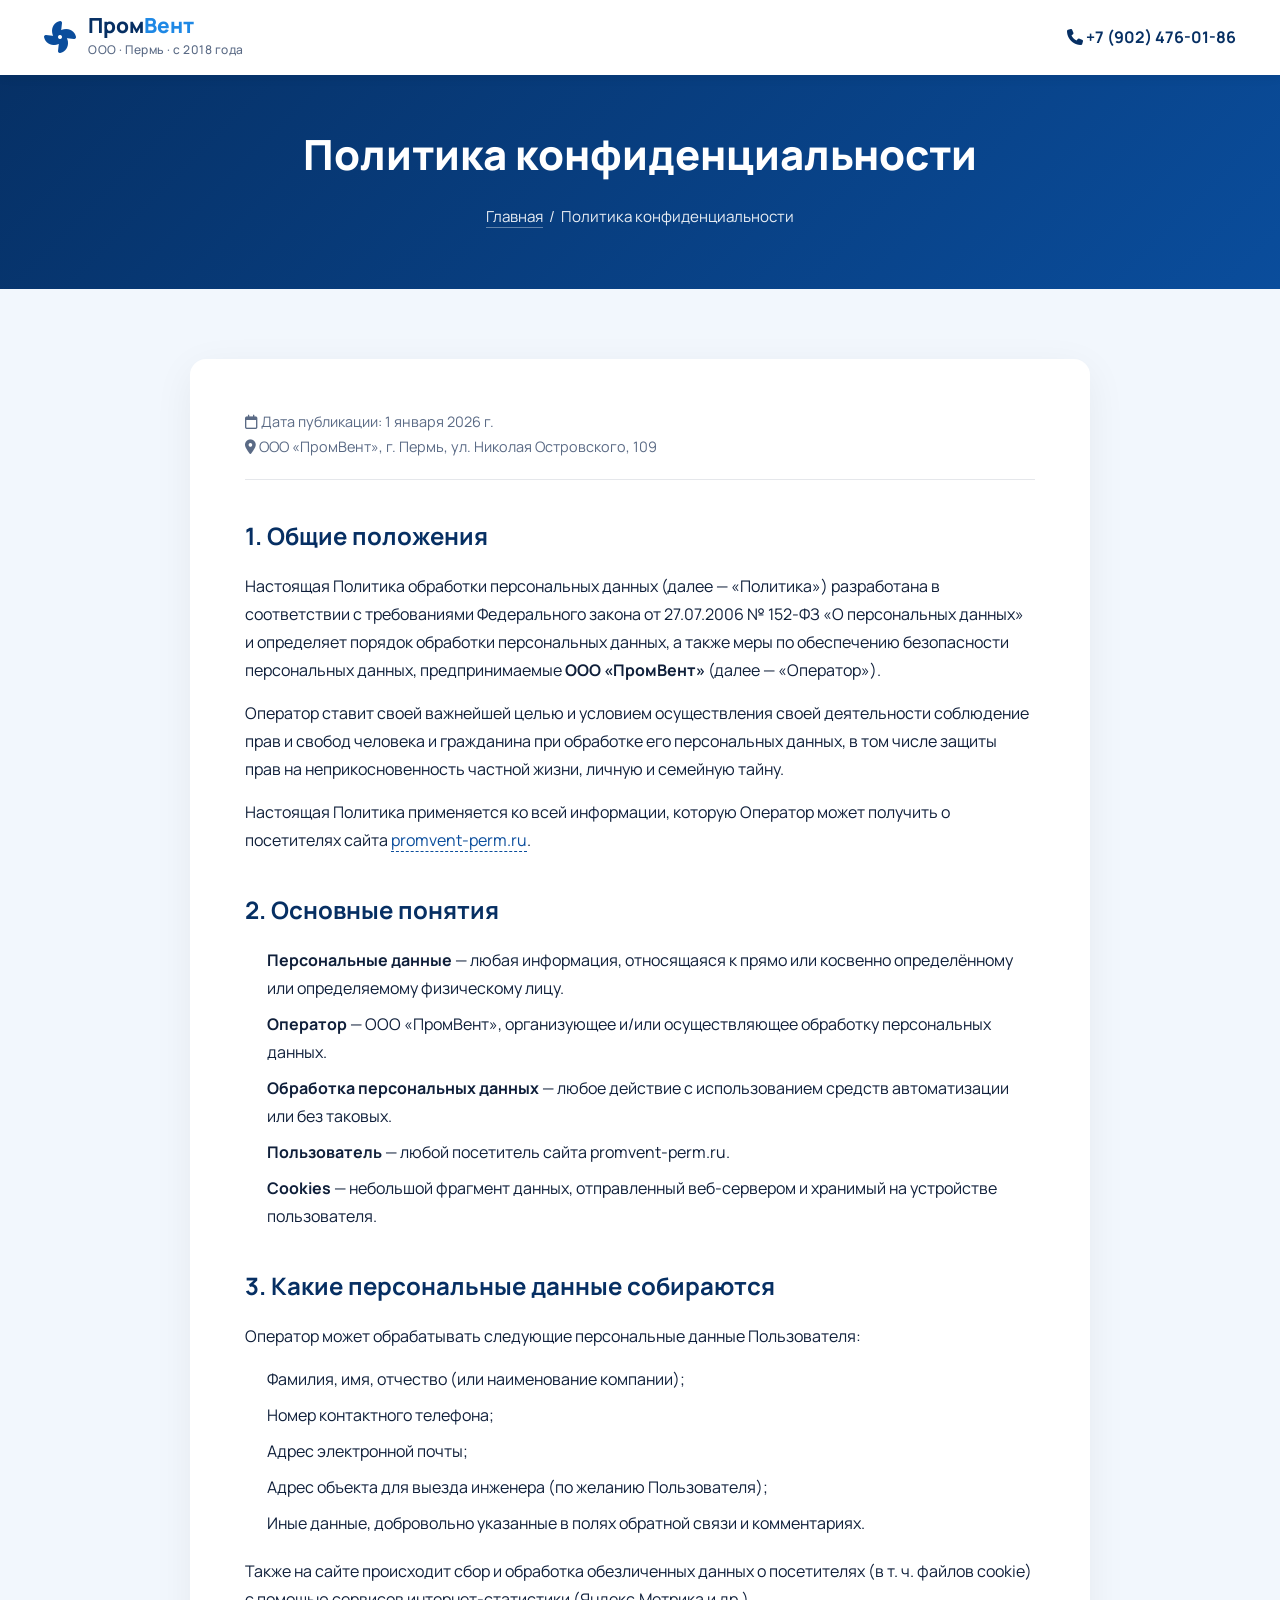
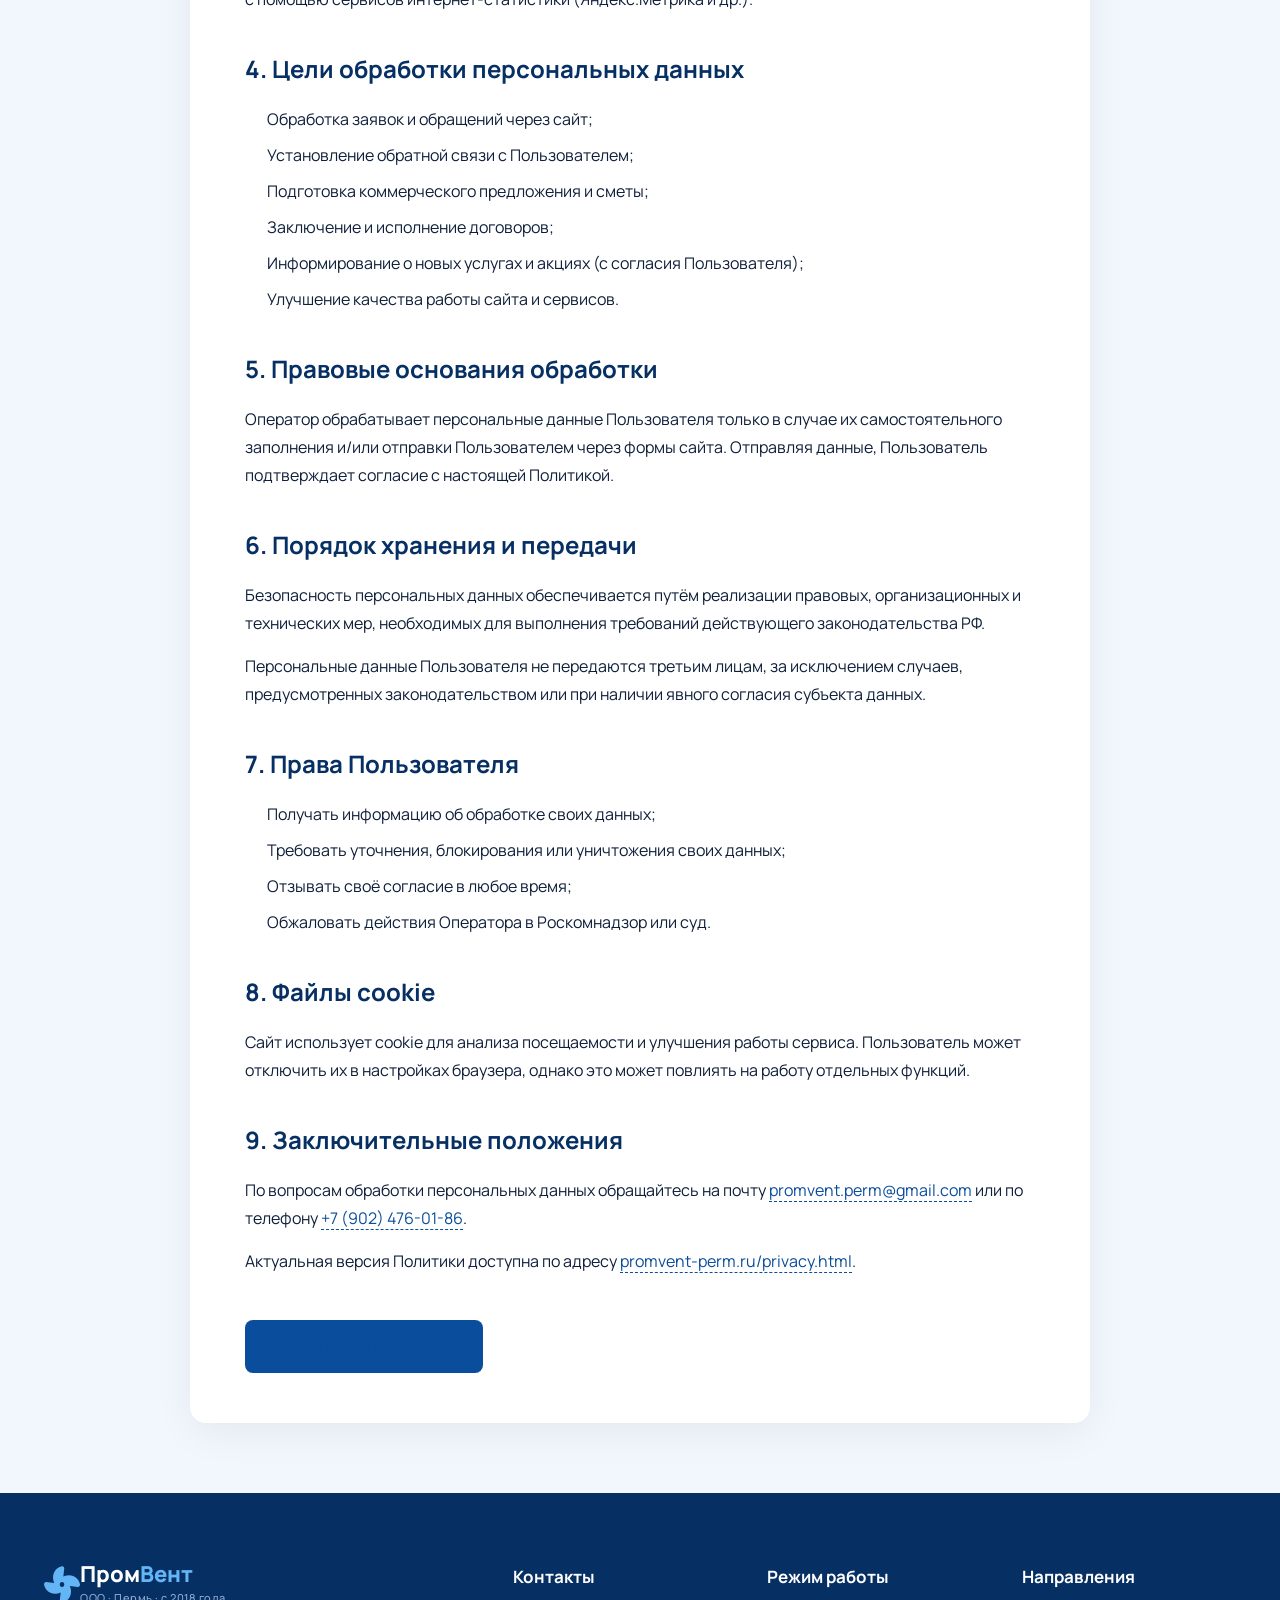
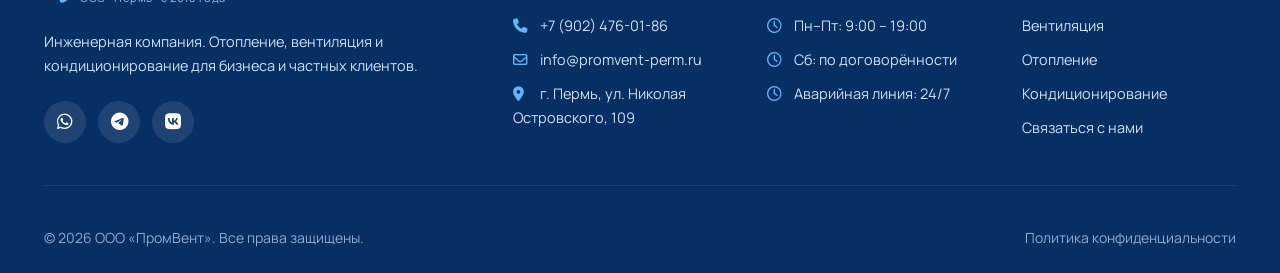
<file: privacy.html>
<!DOCTYPE html>
<html lang="ru">
<head>
<meta charset="UTF-8">
<meta name="viewport" content="width=device-width, initial-scale=1.0">
<title>Политика конфиденциальности — ООО «ПромВент»</title>
<meta name="description" content="Политика обработки персональных данных ООО «ПромВент». Условия сбора, хранения и использования информации пользователей сайта.">
<meta name="robots" content="noindex, follow">

<link rel="preconnect" href="https://fonts.googleapis.com">
<link rel="preconnect" href="https://fonts.gstatic.com" crossorigin>

<link href="https://fonts.googleapis.com/css2?family=Manrope:wght@400;500;600;700;800&display=swap" rel="stylesheet">
<link rel="stylesheet" href="https://cdnjs.cloudflare.com/ajax/libs/font-awesome/6.5.1/css/all.min.css">

<link rel="stylesheet" href="css/style.css">
<link rel="stylesheet" href="css/responsive.css">

<style>
  .privacy-hero {
    background: linear-gradient(135deg, #062f63 0%, #0a4d9c 100%);
    color: #fff; padding: 120px 0 60px; text-align: center;
  }
  .privacy-hero h1 { font-size: 2.6rem; margin: 0 0 15px; font-weight: 800; }
  .privacy-hero .breadcrumbs { font-size: 0.95rem; opacity: 0.9; }
  .privacy-hero .breadcrumbs a { color: #fff; text-decoration: none; border-bottom: 1px solid rgba(255,255,255,0.4); }
  .privacy-hero .breadcrumbs a:hover { border-color: #fff; }

  .privacy-section { padding: 70px 0; background: #f2f7fd; }
  .privacy-content {
    max-width: 900px; margin: 0 auto;
    background: #fff; padding: 50px 55px;
    border-radius: 16px; box-shadow: 0 10px 40px rgba(0,0,0,0.06);
    font-family: 'Manrope', sans-serif; color: #0f1f3a; line-height: 1.75;
  }
  .privacy-content .meta {
    color: #5a6a85; font-size: 0.9rem; margin-bottom: 30px;
    padding-bottom: 20px; border-bottom: 1px solid #e5e7eb;
  }
  .privacy-content h2 { color: #062f63; font-size: 1.5rem; margin: 35px 0 15px; font-weight: 700; }
  .privacy-content h3 { color: #0a4d9c; font-size: 1.15rem; margin: 25px 0 10px; font-weight: 600; }
  .privacy-content p { margin: 0 0 15px; }
  .privacy-content ul { margin: 0 0 20px; padding-left: 22px; }
  .privacy-content ul li { margin-bottom: 8px; }
  .privacy-content a { color: #0a4d9c; text-decoration: none; border-bottom: 1px dashed #0a4d9c; }
  .privacy-content a:hover { border-bottom-style: solid; }
  .privacy-back {
    display: inline-flex; align-items: center; gap: 8px; margin-top: 30px;
    padding: 12px 24px; background: #0a4d9c; color: #fff;
    border-radius: 8px; text-decoration: none; transition: background 0.2s;
  }
  .privacy-back:hover { background: #062f63; color: #fff; }

  @media (max-width: 768px) {
    .privacy-hero { padding: 90px 0 40px; }
    .privacy-hero h1 { font-size: 1.8rem; }
    .privacy-content { padding: 30px 22px; }
    .privacy-content h2 { font-size: 1.25rem; }
  }
</style>
</head>
<body>

<header id="header" style="position: fixed; top: 0; left: 0; right: 0; background: #fff; box-shadow: 0 2px 10px rgba(0,0,0,0.08); z-index: 100;">
  <div class="container">
    <div class="header-inner" style="display: flex; justify-content: space-between; align-items: center; padding: 15px 0;">
      <a href="index.html" class="logo" style="display: flex; align-items: center; gap: 12px; text-decoration: none;">
        <i class="fa-solid fa-fan logo-icon" style="font-size: 2rem; color: #0a4d9c;"></i>
        <div>
          <div class="logo-text" style="font-weight: 800; font-size: 1.3rem; color: #062f63;">Пром<span style="color:#1e88e5;">Вент</span></div>
          <div class="logo-sub" style="font-size: 0.75rem; color: #5a6a85;">ООО · Пермь · с 2018 года</div>
        </div>
      </a>
      <a href="tel:+79024760186" style="color:#062f63; font-weight:700; text-decoration:none;">
        <i class="fa-solid fa-phone"></i> +7 (902) 476-01-86
      </a>
    </div>
  </div>
</header>

<section class="privacy-hero">
  <div class="container">
    <h1>Политика конфиденциальности</h1>
    <div class="breadcrumbs">
      <a href="index.html">Главная</a> &nbsp;/&nbsp; Политика конфиденциальности
    </div>
  </div>
</section>

<section class="privacy-section">
  <div class="container">
    <div class="privacy-content">
      <div class="meta">
        <i class="fa-regular fa-calendar"></i> Дата публикации: 1 января 2026 г.<br>
        <i class="fa-solid fa-location-dot"></i> ООО «ПромВент», г. Пермь, ул. Николая Островского, 109
      </div>

      <h2>1. Общие положения</h2>
      <p>Настоящая Политика обработки персональных данных (далее — «Политика») разработана в соответствии с требованиями Федерального закона от 27.07.2006 № 152-ФЗ «О персональных данных» и определяет порядок обработки персональных данных, а также меры по обеспечению безопасности персональных данных, предпринимаемые <strong>ООО «ПромВент»</strong> (далее — «Оператор»).</p>
      <p>Оператор ставит своей важнейшей целью и условием осуществления своей деятельности соблюдение прав и свобод человека и гражданина при обработке его персональных данных, в том числе защиты прав на неприкосновенность частной жизни, личную и семейную тайну.</p>
      <p>Настоящая Политика применяется ко всей информации, которую Оператор может получить о посетителях сайта <a href="index.html">promvent-perm.ru</a>.</p>

      <h2>2. Основные понятия</h2>
      <ul>
        <li><strong>Персональные данные</strong> — любая информация, относящаяся к прямо или косвенно определённому или определяемому физическому лицу.</li>
        <li><strong>Оператор</strong> — ООО «ПромВент», организующее и/или осуществляющее обработку персональных данных.</li>
        <li><strong>Обработка персональных данных</strong> — любое действие с использованием средств автоматизации или без таковых.</li>
        <li><strong>Пользователь</strong> — любой посетитель сайта promvent-perm.ru.</li>
        <li><strong>Cookies</strong> — небольшой фрагмент данных, отправленный веб-сервером и хранимый на устройстве пользователя.</li>
      </ul>

      <h2>3. Какие персональные данные собираются</h2>
      <p>Оператор может обрабатывать следующие персональные данные Пользователя:</p>
      <ul>
        <li>Фамилия, имя, отчество (или наименование компании);</li>
        <li>Номер контактного телефона;</li>
        <li>Адрес электронной почты;</li>
        <li>Адрес объекта для выезда инженера (по желанию Пользователя);</li>
        <li>Иные данные, добровольно указанные в полях обратной связи и комментариях.</li>
      </ul>
      <p>Также на сайте происходит сбор и обработка обезличенных данных о посетителях (в т. ч. файлов cookie) с помощью сервисов интернет-статистики (Яндекс.Метрика и др.).</p>

      <h2>4. Цели обработки персональных данных</h2>
      <ul>
        <li>Обработка заявок и обращений через сайт;</li>
        <li>Установление обратной связи с Пользователем;</li>
        <li>Подготовка коммерческого предложения и сметы;</li>
        <li>Заключение и исполнение договоров;</li>
        <li>Информирование о новых услугах и акциях (с согласия Пользователя);</li>
        <li>Улучшение качества работы сайта и сервисов.</li>
      </ul>

      <h2>5. Правовые основания обработки</h2>
      <p>Оператор обрабатывает персональные данные Пользователя только в случае их самостоятельного заполнения и/или отправки Пользователем через формы сайта. Отправляя данные, Пользователь подтверждает согласие с настоящей Политикой.</p>

      <h2>6. Порядок хранения и передачи</h2>
      <p>Безопасность персональных данных обеспечивается путём реализации правовых, организационных и технических мер, необходимых для выполнения требований действующего законодательства РФ.</p>
      <p>Персональные данные Пользователя не передаются третьим лицам, за исключением случаев, предусмотренных законодательством или при наличии явного согласия субъекта данных.</p>

      <h2>7. Права Пользователя</h2>
      <ul>
        <li>Получать информацию об обработке своих данных;</li>
        <li>Требовать уточнения, блокирования или уничтожения своих данных;</li>
        <li>Отзывать своё согласие в любое время;</li>
        <li>Обжаловать действия Оператора в Роскомнадзор или суд.</li>
      </ul>

      <h2>8. Файлы cookie</h2>
      <p>Сайт использует cookie для анализа посещаемости и улучшения работы сервиса. Пользователь может отключить их в настройках браузера, однако это может повлиять на работу отдельных функций.</p>

      <h2>9. Заключительные положения</h2>
      <p>По вопросам обработки персональных данных обращайтесь на почту <a href="mailto:promvent.perm@gmail.com">promvent.perm@gmail.com</a> или по телефону <a href="tel:+79024760186">+7 (902) 476-01-86</a>.</p>
      <p>Актуальная версия Политики доступна по адресу <a href="privacy.html">promvent-perm.ru/privacy.html</a>.</p>

      <a href="index.html" class="privacy-back">
        <i class="fa-solid fa-arrow-left"></i> Вернуться на главную
      </a>
    </div>
  </div>
</section>

<footer id="contacts">
  <div class="container">
    <div class="footer-grid">
      <div class="footer-col">
        <div class="logo footer-logo">
          <i class="fa-solid fa-fan logo-icon"></i>
          <div>
            <div class="logo-text">Пром<span>Вент</span></div>
            <div class="logo-sub">ООО · Пермь · с 2018 года</div>
          </div>
        </div>
        <p>Инженерная компания. Отопление, вентиляция и кондиционирование для бизнеса и частных клиентов.</p>
        <div class="socials">
          <a href="https://wa.me/79024760186" aria-label="WhatsApp"><i class="fa-brands fa-whatsapp"></i></a>
          <a href="https://t.me/promvent_perm" aria-label="Telegram"><i class="fa-brands fa-telegram"></i></a>
          <a href="#" aria-label="VK"><i class="fa-brands fa-vk"></i></a>
        </div>
      </div>
      <div class="footer-col">
        <h4>Контакты</h4>
        <a href="tel:+79024760186"><i class="fa-solid fa-phone"></i> +7 (902) 476-01-86</a>
        <a href="mailto:info@promvent-perm.ru"><i class="fa-regular fa-envelope"></i> info@promvent-perm.ru</a>
        <p><i class="fa-solid fa-location-dot"></i> г. Пермь, ул. Николая Островского, 109</p>
      </div>
      <div class="footer-col">
        <h4>Режим работы</h4>
        <p><i class="fa-regular fa-clock"></i> Пн–Пт: 9:00 – 19:00</p>
        <p><i class="fa-regular fa-clock"></i> Сб: по договорённости</p>
        <p><i class="fa-regular fa-clock"></i> Аварийная линия: 24/7</p>
      </div>
      <div class="footer-col">
        <h4>Направления</h4>
        <a href="index.html#services">Вентиляция</a>
        <a href="index.html#services">Отопление</a>
        <a href="index.html#ac">Кондиционирование</a>
        <a href="index.html#form">Связаться с нами</a>
      </div>
    </div>
    <div class="footer-bottom">
      <span>© 2026 ООО «ПромВент». Все права защищены.</span>
      <a href="privacy.html">Политика конфиденциальности</a>
    </div>
  </div>
</footer>

</body>
</html>
</file>
<file: css/style.css>
/* ============== VARIABLES ============== */
:root {
  --primary: #0a4d9c;           /* основной синий */
  --primary-dark: #062f63;      /* тёмно-синий */
  --primary-darker: #041e44;    /* почти navy */
  --primary-light: #2e7dd7;     /* светло-синий */
  --accent: #1e88e5;            /* акцентный голубой-синий */
  --accent-dark: #1565c0;
  --accent-light: #64b5f6;      /* светло-голубой */
  --text: #0f1f3a;
  --text-light: #5a6a85;
  --bg: #ffffff;
  --bg-soft: #f2f7fd;           /* очень светлый голубой */
  --bg-dark: #062f63;           /* тёмно-синий фон футера */
  --border: #d9e4f3;
  --success: #22c55e;
  --shadow-sm: 0 2px 8px rgba(10, 77, 156, 0.08);
  --shadow: 0 6px 24px rgba(10, 77, 156, 0.12);
  --shadow-lg: 0 20px 50px rgba(10, 77, 156, 0.2);
  --radius: 14px;
  --radius-sm: 8px;
  --radius-lg: 22px;
  --gradient: linear-gradient(135deg, #062f63 0%, #0a4d9c 50%, #2e7dd7 100%);
  --gradient-accent: linear-gradient(135deg, #1565c0 0%, #1e88e5 50%, #64b5f6 100%);
  --transition: 0.3s cubic-bezier(.4,0,.2,1);
}

/* ============== RESET ============== */
* { margin: 0; padding: 0; box-sizing: border-box; }
html { scroll-behavior: smooth; }
body {
  font-family: 'Manrope', system-ui, -apple-system, sans-serif;
  color: var(--text);
  line-height: 1.65;
  background: var(--bg);
  overflow-x: hidden;
}
a { color: var(--primary); text-decoration: none; transition: var(--transition); }
img { max-width: 100%; height: auto; display: block; }
button { font-family: inherit; cursor: pointer; }
ul { list-style: none; }

.container { max-width: 1240px; margin: 0 auto; padding: 0 24px; }
.accent { color: var(--accent-light); }

/* ============== BUTTONS ============== */
.btn {
  display: inline-flex; align-items: center; justify-content: center; gap: 10px;
  padding: 14px 28px; border-radius: 50px; border: 2px solid transparent;
  font-size: 15px; font-weight: 700; cursor: pointer;
  transition: var(--transition); text-decoration: none; white-space: nowrap;
}
.btn-primary {
  background: var(--gradient-accent); color: #fff;
  box-shadow: 0 8px 20px rgba(30, 136, 229, 0.35);
}
.btn-primary:hover {
  transform: translateY(-2px);
  box-shadow: 0 12px 28px rgba(30, 136, 229, 0.5);
}
.btn-outline {
  background: transparent; color: #fff; border-color: rgba(255,255,255,0.6);
}
.btn-outline:hover { background: #fff; color: var(--primary); border-color: #fff; }
.btn-white { background: #fff; color: var(--primary); }
.btn-white:hover { background: #e6f0fb; transform: translateY(-2px); }
.btn-secondary { background: var(--primary); color: #fff; }
.btn-secondary:hover { background: var(--primary-dark); }
.btn-lg { padding: 17px 36px; font-size: 16px; }
.btn-sm { padding: 8px 18px; font-size: 13px; }
.btn-block { width: 100%; }

/* ============== TOP BAR ============== */
.top-bar {
  background: var(--primary-darker); color: #cfe0f5;
  font-size: 13px; padding: 10px 0;
}
.top-bar-inner {
  display: flex; justify-content: space-between; align-items: center; gap: 20px; flex-wrap: wrap;
}
.top-bar-left, .top-bar-right { display: flex; gap: 22px; flex-wrap: wrap; }
.top-bar a { color: #cfe0f5; }
.top-bar a:hover { color: var(--accent-light); }
.top-bar i { color: var(--accent-light); margin-right: 6px; }

/* ============== HEADER ============== */
header {
  background: #fff; box-shadow: var(--shadow-sm);
  position: sticky; top: 0; z-index: 100;
  transition: var(--transition);
}
header.scrolled { box-shadow: var(--shadow); }
.header-inner {
  display: flex; justify-content: space-between; align-items: center;
  padding: 16px 0; gap: 20px;
}
.logo {
  display: flex; align-items: center; gap: 12px;
  font-weight: 800; color: var(--primary);
}
.logo-icon {
  font-size: 36px; color: var(--accent);
  animation: spin 8s linear infinite;
}
@keyframes spin { from {transform: rotate(0)} to {transform: rotate(360deg)} }
.logo-text { font-size: 22px; line-height: 1; color: var(--primary-dark); }
.logo-text span { color: var(--accent); }
.logo-sub { font-size: 11px; color: var(--text-light); font-weight: 500; margin-top: 4px; letter-spacing: 0.5px; }

.main-nav { display: flex; gap: 28px; }
.main-nav a {
  color: var(--text); font-weight: 600; font-size: 15px;
  position: relative; padding: 6px 0;
}
.main-nav a::after {
  content: ''; position: absolute; bottom: 0; left: 0;
  width: 0; height: 2px; background: var(--accent); transition: var(--transition);
}
.main-nav a:hover { color: var(--accent); }
.main-nav a:hover::after { width: 100%; }

.contact-block { display: flex; align-items: center; gap: 20px; }
.phone-wrap { display: flex; flex-direction: column; align-items: flex-end; }
.phone {
  font-size: 20px; font-weight: 800; color: var(--primary);
  white-space: nowrap;
}
.phone:hover { color: var(--accent); }
.phone-sub { font-size: 12px; color: var(--text-light); }

.burger {
  display: none; flex-direction: column; gap: 5px;
  background: none; border: none; padding: 8px;
}
.burger span {
  width: 26px; height: 3px; background: var(--primary);
  border-radius: 2px; transition: var(--transition);
}
.burger.active span:nth-child(1) { transform: rotate(45deg) translate(6px, 6px); }
.burger.active span:nth-child(2) { opacity: 0; }
.burger.active span:nth-child(3) { transform: rotate(-45deg) translate(6px, -6px); }

/* ============== HERO ============== */
.hero {
  position: relative; padding: 80px 0 0;
  background: var(--gradient); color: #fff; overflow: hidden;
}
.hero-bg {
  position: absolute; inset: 0;
  background: url('https://images.unsplash.com/photo-1631545806609-d77688a01fc9?w=1920&q=80') center/cover no-repeat;
  opacity: 0.18; z-index: 0;
}
.hero-overlay {
  position: absolute; inset: 0;
  background: linear-gradient(135deg, rgba(6,47,99,0.92) 0%, rgba(10,77,156,0.88) 50%, rgba(46,125,215,0.82) 100%);
  z-index: 1;
}
.hero-content {
  position: relative; z-index: 2;
  display: grid; grid-template-columns: 1.3fr 1fr; gap: 60px;
  align-items: center; padding-bottom: 80px;
}
.hero-badge {
  display: inline-flex; align-items: center; gap: 8px;
  background: rgba(255,255,255,0.15); color: #cfe6ff;
  padding: 8px 16px; border-radius: 50px;
  font-size: 14px; font-weight: 600;
  border: 1px solid rgba(207,230,255,0.4);
  margin-bottom: 24px;
  backdrop-filter: blur(8px);
}
.hero h1 {
  font-size: 52px; font-weight: 800; line-height: 1.15;
  margin-bottom: 24px; letter-spacing: -1px;
}
.hero h1 .accent { color: #a8d4ff; }
.hero p { font-size: 18px; opacity: 0.95; margin-bottom: 36px; max-width: 540px; }
.hero-actions { display: flex; gap: 16px; flex-wrap: wrap; margin-bottom: 40px; }

.hero-trust { display: flex; gap: 28px; flex-wrap: wrap; }
.trust-item {
  display: flex; align-items: center; gap: 10px;
  font-size: 14px; opacity: 0.95;
}
.trust-item i { color: #a8d4ff; font-size: 18px; }

.hero-card {
  background: rgba(255,255,255,0.98); color: var(--text);
  padding: 36px; border-radius: var(--radius-lg);
  box-shadow: var(--shadow-lg);
}
.hero-card h3 { font-size: 24px; color: var(--primary); margin-bottom: 6px; }
.hero-card-sub { font-size: 14px; color: var(--text-light); margin-bottom: 22px; }
.hero-form { display: flex; flex-direction: column; gap: 12px; }
.hero-form input, .hero-form select {
  width: 100%; padding: 14px 16px; border: 2px solid var(--border);
  border-radius: var(--radius-sm); font-size: 15px; font-family: inherit;
  transition: var(--transition);
}
.hero-form input:focus, .hero-form select:focus {
  outline: none; border-color: var(--accent);
}
.form-note {
  font-size: 12px; color: var(--text-light); text-align: center; margin-top: 10px;
}
.form-note i { color: var(--success); }

.hero-features {
  position: relative; z-index: 2;
  background: rgba(4, 30, 68, 0.4); backdrop-filter: blur(10px);
  border-top: 1px solid rgba(255,255,255,0.1);
  padding: 28px 0;
}
.hero-features-inner {
  display: grid; grid-template-columns: repeat(4, 1fr); gap: 30px;
}
.hero-feature { text-align: center; color: #fff; }
.hf-num {
  font-size: 32px; font-weight: 800; color: #a8d4ff;
  line-height: 1; margin-bottom: 8px;
}
.hf-label { font-size: 14px; opacity: 0.9; }

/* ============== BRANDS ============== */
.brands { padding: 50px 0; background: var(--bg-soft); }
.brands-title {
  text-align: center; color: var(--text-light);
  font-size: 14px; letter-spacing: 2px; text-transform: uppercase;
  margin-bottom: 28px; font-weight: 600;
}
.brands-grid {
  display: grid; grid-template-columns: repeat(8, 1fr);
  gap: 20px; align-items: center;
}
.brand {
  text-align: center; font-size: 20px; font-weight: 700;
  color: #94a8c4; padding: 12px; transition: var(--transition);
  font-family: 'Manrope', sans-serif; letter-spacing: -0.5px;
}
.brand:hover { color: var(--primary); transform: scale(1.08); }

/* ============== SECTIONS ============== */
section { padding: 100px 0; }
.section-header { text-align: center; margin-bottom: 60px; }
.section-tag {
  display: inline-block; background: rgba(30,136,229,0.12);
  color: var(--accent); padding: 6px 16px; border-radius: 50px;
  font-size: 13px; font-weight: 700; text-transform: uppercase;
  letter-spacing: 1px; margin-bottom: 16px;
}
.section-header h2 {
  font-size: 42px; font-weight: 800; color: var(--primary-dark);
  margin-bottom: 16px; line-height: 1.2; letter-spacing: -0.5px;
}
.section-header h2 .accent { color: var(--accent); }
.section-subtitle {
  color: var(--text-light); font-size: 17px;
  max-width: 640px; margin: 0 auto;
}
.section-subtitle a { color: var(--accent); font-weight: 600; }

/* ============== ADVANTAGES ============== */
.advantages { background: var(--bg-soft); }
.adv-grid {
  display: grid; grid-template-columns: repeat(4, 1fr); gap: 24px;
}
.adv-card {
  background: #fff; padding: 36px 28px; border-radius: var(--radius);
  text-align: center; transition: var(--transition);
  border: 1px solid var(--border);
  position: relative; overflow: hidden;
}
.adv-card::before {
  content: ''; position: absolute; top: 0; left: 0; right: 0; height: 3px;
  background: var(--gradient-accent); transform: scaleX(0); transition: var(--transition);
}
.adv-card:hover {
  transform: translateY(-8px); box-shadow: var(--shadow-lg); border-color: transparent;
}
.adv-card:hover::before { transform: scaleX(1); }
.adv-icon {
  width: 70px; height: 70px; margin: 0 auto 20px;
  background: var(--gradient-accent); color: #fff;
  border-radius: 18px; display: flex; align-items: center; justify-content: center;
  font-size: 30px; box-shadow: 0 10px 24px rgba(30,136,229,0.35);
}
.adv-card h3 { color: var(--primary); font-size: 18px; margin-bottom: 10px; font-weight: 700; }
.adv-card p { color: var(--text-light); font-size: 15px; }

/* ============== SERVICES ============== */
.services-grid {
  display: grid; grid-template-columns: repeat(3, 1fr); gap: 28px;
}
.service-card {
  background: #fff; border-radius: var(--radius); overflow: hidden;
  border: 1px solid var(--border); transition: var(--transition);
  display: flex; flex-direction: column;
}
.service-card:hover {
  transform: translateY(-8px); box-shadow: var(--shadow-lg);
  border-color: transparent;
}
.service-img {
  position: relative; height: 220px; overflow: hidden;
  background: var(--bg-soft);
}
.service-img img {
  width: 100%; height: 100%; object-fit: cover;
  transition: 0.5s ease;
}
.service-card:hover .service-img img { transform: scale(1.08); }
.service-tag {
  position: absolute; top: 14px; left: 14px;
  background: var(--gradient-accent); color: #fff;
  padding: 6px 14px; border-radius: 50px; font-size: 12px; font-weight: 700;
  box-shadow: 0 6px 14px rgba(30,136,229,0.45);
}
.service-body { padding: 28px; display: flex; flex-direction: column; flex: 1; }
.service-body h3 { color: var(--primary); font-size: 20px; margin-bottom: 10px; }
.service-body > p { color: var(--text-light); font-size: 15px; margin-bottom: 16px; }
.service-body ul { margin-bottom: 20px; }
.service-body ul li {
  padding: 6px 0 6px 28px; position: relative; font-size: 14px; color: var(--text);
}
.service-body ul li::before {
  content: "✓"; position: absolute; left: 0; top: 6px;
  color: var(--accent); font-weight: 800;
  width: 20px; height: 20px; border-radius: 50%;
  background: rgba(30,136,229,0.12);
  display: flex; align-items: center; justify-content: center;
  font-size: 12px;
}
.service-footer {
  display: flex; justify-content: space-between; align-items: center;
  padding-top: 20px; border-top: 1px solid var(--border); margin-top: auto;
}
.service-footer .price {
  font-size: 22px; font-weight: 800; color: var(--primary);
}

/* ============== STEPS ============== */
.steps { background: var(--bg-soft); }
.steps-grid {
  display: grid; grid-template-columns: repeat(5, 1fr); gap: 24px;
  position: relative;
}
.steps-grid::before {
  content: ''; position: absolute; top: 30px; left: 10%; right: 10%;
  height: 2px; background: repeating-linear-gradient(to right, var(--accent) 0 8px, transparent 8px 16px);
  z-index: 0;
}
.step {
  text-align: center; padding: 20px;
  background: #fff; border-radius: var(--radius);
  position: relative; z-index: 1;
  box-shadow: var(--shadow-sm); transition: var(--transition);
}
.step:hover { transform: translateY(-5px); box-shadow: var(--shadow); }
.step-num {
  width: 60px; height: 60px; background: var(--gradient-accent); color: #fff;
  border-radius: 50%; display: flex; align-items: center; justify-content: center;
  font-size: 26px; font-weight: 800; margin: 0 auto 16px;
  box-shadow: 0 8px 20px rgba(30,136,229,0.4);
}
.step-icon { font-size: 28px; color: var(--primary); margin-bottom: 12px; }
.step h4 { color: var(--primary); font-size: 18px; margin-bottom: 6px; }
.step p { font-size: 14px; color: var(--text-light); }

/* ============== PRICES ============== */
.price-table-wrap {
  background: #fff; border-radius: var(--radius); overflow: hidden;
  box-shadow: var(--shadow); overflow-x: auto;
}
.price-table { width: 100%; border-collapse: collapse; min-width: 700px; }
.price-table th {
  background: var(--gradient); color: #fff;
  padding: 18px 22px; text-align: left; font-weight: 700; font-size: 15px;
}
.price-table td {
  padding: 18px 22px; border-bottom: 1px solid var(--border); font-size: 15px;
}
.price-table tr:last-child td { border-bottom: none; }
.price-table tr:hover { background: var(--bg-soft); }
.price-ico { color: var(--accent); margin-right: 10px; }
.price-cell {
  color: var(--primary); font-weight: 800; font-size: 18px; white-space: nowrap;
}
.price-note {
  text-align: center; margin-top: 24px; color: var(--text-light);
  font-size: 15px;
}
.price-note i { color: var(--accent); }

/* ============== INCLUDES ============== */
.includes { background: var(--bg-soft); }
.includes-grid {
  display: grid; grid-template-columns: 1fr 1fr; gap: 30px;
}
.includes-box {
  background: #fff; padding: 40px; border-radius: var(--radius-lg);
  box-shadow: var(--shadow-sm); transition: var(--transition);
}
.includes-box:hover { box-shadow: var(--shadow); }
.includes-box.dark {
  background: var(--gradient); color: #fff;
}
.includes-box.dark h3 { color: #fff; }
.includes-box.dark li { color: rgba(255,255,255,0.92); }
.includes-head {
  display: flex; align-items: center; gap: 16px; margin-bottom: 22px;
}
.includes-head i {
  width: 54px; height: 54px; border-radius: 14px;
  background: var(--gradient-accent); color: #fff;
  display: flex; align-items: center; justify-content: center;
  font-size: 22px;
}
.includes-box h3 { color: var(--primary); font-size: 22px; }
.includes-box ul li {
  padding: 10px 0; display: flex; align-items: center; gap: 14px;
  font-size: 15px; border-bottom: 1px dashed rgba(0,0,0,0.08);
}
.includes-box.dark ul li { border-bottom-color: rgba(255,255,255,0.15); }
.includes-box ul li:last-child { border-bottom: none; }
.includes-box ul li i {
  width: 22px; height: 22px; border-radius: 50%;
  background: rgba(30,136,229,0.15); color: var(--accent);
  display: flex; align-items: center; justify-content: center; font-size: 11px;
  flex-shrink: 0;
}
.includes-box.dark ul li i {
  background: rgba(168,212,255,0.25); color: #a8d4ff;
}

/* ============== GALLERY ============== */
.gallery-grid {
  display: grid; grid-template-columns: repeat(3, 1fr); gap: 20px;
}
.gallery-item {
  position: relative; border-radius: var(--radius); overflow: hidden;
  aspect-ratio: 4/3; cursor: pointer;
  background: var(--bg-soft);
}
.gallery-item img {
  width: 100%; height: 100%; object-fit: cover;
  transition: 0.5s ease;
}
.gallery-item:hover img { transform: scale(1.1); }
.gallery-caption {
  position: absolute; bottom: 0; left: 0; right: 0;
  padding: 20px; color: #fff; font-weight: 600;
  background: linear-gradient(to top, rgba(6,47,99,0.9), transparent);
  transform: translateY(100%); transition: var(--transition);
}
.gallery-item:hover .gallery-caption { transform: translateY(0); }

/* ============== CTA ============== */
.cta-section {
  background: var(--gradient); color: #fff;
  padding: 70px 0; position: relative; overflow: hidden;
}
.cta-section::before {
  content: ''; position: absolute; top: -50%; right: -10%;
  width: 400px; height: 400px; border-radius: 50%;
  background: rgba(255,255,255,0.08);
}
.cta-section::after {
  content: ''; position: absolute; bottom: -50%; left: -5%;
  width: 300px; height: 300px; border-radius: 50%;
  background: rgba(255,255,255,0.06);
}
.cta-inner {
  display: flex; justify-content: space-between; align-items: center;
  gap: 30px; flex-wrap: wrap; position: relative; z-index: 1;
}
.cta-text h2 { color: #fff; font-size: 34px; line-height: 1.2; margin-bottom: 10px; }
.cta-text p { font-size: 18px; opacity: 0.95; }

/* ============== REVIEWS ============== */
.reviews-grid {
  display: grid; grid-template-columns: repeat(3, 1fr); gap: 28px;
}
.review-card {
  background: #fff; padding: 32px; border-radius: var(--radius);
  border: 1px solid var(--border); transition: var(--transition);
  position: relative;
}
.review-card::before {
  content: '"'; position: absolute; top: 10px; right: 20px;
  font-size: 100px; color: var(--accent); opacity: 0.15;
  font-family: Georgia, serif; line-height: 1;
}
.review-card:hover { transform: translateY(-5px); box-shadow: var(--shadow-lg); border-color: transparent; }
.review-stars { color: #f5b400; font-size: 20px; margin-bottom: 16px; letter-spacing: 2px; }
.review-text { color: var(--text); font-size: 15px; margin-bottom: 22px; line-height: 1.7; }
.review-author { display: flex; align-items: center; gap: 14px; }
.review-avatar {
  width: 50px; height: 50px; border-radius: 50%;
  background: var(--gradient); color: #fff;
  display: flex; align-items: center; justify-content: center;
  font-size: 20px; font-weight: 700;
}
.review-name { font-weight: 700; color: var(--text); }
.review-date { font-size: 13px; color: var(--text-light); }

/* ============== FAQ ============== */
.faq-wrap { max-width: 820px; margin: 0 auto; }
.faq-item {
  background: #fff; border: 1px solid var(--border);
  border-radius: var(--radius); margin-bottom: 14px; overflow: hidden;
  transition: var(--transition);
}
.faq-item:hover { border-color: var(--accent); }
.faq-question {
  padding: 22px 26px; cursor: pointer; font-weight: 700;
  color: var(--text); font-size: 16px;
  display: flex; justify-content: space-between; align-items: center; gap: 20px;
  transition: var(--transition);
}
.faq-question i {
  width: 30px; height: 30px; border-radius: 50%;
  background: rgba(30,136,229,0.12); color: var(--accent);
  display: flex; align-items: center; justify-content: center;
  font-size: 12px; transition: var(--transition); flex-shrink: 0;
}
.faq-answer {
  padding: 0 26px; max-height: 0; overflow: hidden;
  transition: 0.4s ease;
}
.faq-answer p { padding-bottom: 24px; color: var(--text-light); }
.faq-item.active { box-shadow: var(--shadow); border-color: var(--accent); }
.faq-item.active .faq-question { color: var(--accent); }
.faq-item.active .faq-question i { background: var(--accent); color: #fff; transform: rotate(45deg); }
.faq-item.active .faq-answer { max-height: 500px; }

/* ============== FORM SECTION ============== */
.form-section { background: var(--bg-soft); }
.form-grid {
  display: grid; grid-template-columns: 1fr 1fr; gap: 60px; align-items: center;
}
.form-info h2 {
  font-size: 38px; color: var(--primary-dark); margin-bottom: 16px; line-height: 1.2;
}
.form-info p { color: var(--text-light); font-size: 17px; margin-bottom: 32px; }
.form-contacts { display: flex; flex-direction: column; gap: 22px; }
.form-contact-item {
  display: flex; align-items: center; gap: 18px;
}
.form-contact-item i {
  width: 54px; height: 54px; border-radius: 14px;
  background: #fff; color: var(--accent); font-size: 22px;
  display: flex; align-items: center; justify-content: center;
  box-shadow: var(--shadow-sm); flex-shrink: 0;
}
.form-contact-item small { display: block; color: var(--text-light); font-size: 13px; margin-bottom: 2px; }
.form-contact-item a, .form-contact-item span {
  font-size: 16px; font-weight: 600; color: var(--text);
}
.form-contact-item a:hover { color: var(--accent); }

.form-wrapper {
  background: #fff; padding: 44px; border-radius: var(--radius-lg);
  box-shadow: var(--shadow-lg);
}
.form-group { margin-bottom: 18px; }
.form-group label {
  display: block; margin-bottom: 8px; font-weight: 600;
  color: var(--text); font-size: 14px;
}
.form-group input, .form-group textarea, .form-group select {
  width: 100%; padding: 14px 16px; border: 2px solid var(--border);
  border-radius: var(--radius-sm); font-size: 15px; font-family: inherit;
  transition: var(--transition); background: #fff;
}
.form-group input:focus, .form-group textarea:focus, .form-group select:focus {
  outline: none; border-color: var(--accent); box-shadow: 0 0 0 4px rgba(30,136,229,0.12);
}
.form-group textarea { resize: vertical; min-height: 90px; }

/* ============== FOOTER ============== */
footer {
  background: var(--bg-dark); color: #cfe0f5; padding: 70px 0 24px;
}
.footer-grid {
  display: grid; grid-template-columns: 2fr 1fr 1fr 1fr; gap: 40px;
  margin-bottom: 40px; padding-bottom: 40px;
  border-bottom: 1px solid rgba(255,255,255,0.08);
}
.footer-col h4 {
  color: #fff; margin-bottom: 18px; font-size: 17px; font-weight: 700;
}
.footer-col p, .footer-col a {
  color: #cfe0f5; display: block; padding: 5px 0;
  font-size: 14.5px;
}
.footer-col a:hover { color: var(--accent-light); transform: translateX(4px); }
.footer-col i { color: var(--accent-light); margin-right: 8px; width: 16px; }
.footer-logo { margin-bottom: 18px; }
.footer-logo .logo-text { color: #fff; }
.footer-logo .logo-text span { color: var(--accent-light); }
.footer-logo .logo-sub { color: #8eabd0; }
.socials { display: flex; gap: 12px; margin-top: 18px; }
.socials a {
  width: 42px; height: 42px; border-radius: 50%;
  background: rgba(255,255,255,0.1); color: #fff;
  display: flex; align-items: center; justify-content: center;
  font-size: 18px; padding: 0;
}
.socials a:hover { background: var(--accent); transform: translateY(-3px); }
.socials a i { margin: 0; color: inherit; }
.footer-bottom {
  display: flex; justify-content: space-between; flex-wrap: wrap; gap: 14px;
  font-size: 14px; color: #8eabd0;
}
.footer-bottom a { color: #8eabd0; }
.footer-bottom a:hover { color: var(--accent-light); }

/* ============== FLOATING BUTTONS ============== */
.float-actions {
  position: fixed; bottom: 24px; right: 24px; z-index: 99;
  display: flex; flex-direction: column; gap: 14px;
}
.float-btn {
  width: 60px; height: 60px; border-radius: 50%;
  display: flex; align-items: center; justify-content: center;
  color: #fff; font-size: 26px;
  box-shadow: 0 8px 24px rgba(0,0,0,0.25);
  transition: var(--transition);
}
.float-btn:hover { transform: scale(1.1) rotate(10deg); }
.float-btn.whatsapp {
  background: #25d366;
  animation: pulse 2s infinite;
}
.float-btn.phone-btn { background: var(--accent); }
@keyframes pulse {
  0%, 100% { box-shadow: 0 8px 24px rgba(37, 211, 102, 0.5); }
  50% { box-shadow: 0 8px 24px rgba(37, 211, 102, 0.8), 0 0 0 12px rgba(37, 211, 102, 0); }
}

.back-to-top {
  position: fixed; bottom: 24px; left: 24px; z-index: 99;
  width: 50px; height: 50px; border-radius: 50%;
  background: var(--primary); color: #fff; border: none;
  font-size: 18px; cursor: pointer;
  opacity: 0; visibility: hidden; transform: translateY(20px);
  transition: var(--transition);
  box-shadow: 0 8px 20px rgba(10,77,156,0.35);
}
.back-to-top.visible { opacity: 1; visibility: visible; transform: translateY(0); }
.back-to-top:hover { background: var(--primary-dark); transform: translateY(-4px); }

/* ============== MODAL ============== */
.modal-overlay {
  display: none; position: fixed; inset: 0;
  background: rgba(4, 30, 68, 0.85); backdrop-filter: blur(6px);
  z-index: 1000; justify-content: center; align-items: center; padding: 20px;
}
.modal-overlay.active { display: flex; animation: fadeIn 0.3s ease; }
@keyframes fadeIn { from { opacity: 0; } to { opacity: 1; } }
.modal {
  background: #fff; padding: 44px; border-radius: var(--radius-lg);
  max-width: 460px; width: 100%; position: relative;
  animation: slideUp 0.4s cubic-bezier(.4,0,.2,1);
}
@keyframes slideUp { from { transform: translateY(40px); opacity: 0; } to { transform: translateY(0); opacity: 1; } }
.modal-icon {
  width: 70px; height: 70px; margin: 0 auto 18px;
  background: var(--gradient-accent); color: #fff;
  border-radius: 50%; display: flex; align-items: center; justify-content: center;
  font-size: 28px; box-shadow: 0 12px 28px rgba(30,136,229,0.4);
}
.modal h3 { color: var(--text); text-align: center; margin-bottom: 6px; font-size: 24px; }
.modal-sub { text-align: center; color: var(--text-light); margin-bottom: 24px; }
.modal-close {
  position: absolute; top: 14px; right: 18px; font-size: 32px;
  cursor: pointer; color: #999; background: none; border: none;
  width: 36px; height: 36px; border-radius: 50%;
  display: flex; align-items: center; justify-content: center;
  transition: var(--transition);
}
.modal-close:hover { background: var(--bg-soft); color: var(--accent); }
.badge-hit{
  display:inline-block;
  background:#ff6b35;color:#fff;
  font-size:11px;
  font-weight:700;
  padding:2px 8px;
  border-radius:10px;
  margin-left:6px;
  vertical-align:middle
}
/* ============== DIRECTIONS (три направления) ============== */
.directions { padding: 100px 0; background: #fff; }
.dir-grid {
  display: grid; grid-template-columns: repeat(3, 1fr); gap: 28px;
}
.dir-card {
  background: #fff; padding: 40px 32px; border-radius: var(--radius-lg);
  border: 2px solid var(--border); transition: var(--transition);
  position: relative; overflow: hidden;
}
.dir-card:hover {
  transform: translateY(-8px); box-shadow: var(--shadow-lg);
  border-color: var(--accent);
}
.dir-card.highlight {
  background: var(--gradient); color: #fff;
  border-color: transparent;
  box-shadow: 0 20px 50px rgba(10, 77, 156, 0.25);
}
.dir-card.highlight h3,
.dir-card.highlight p { color: #fff; }
.dir-card.highlight ul li { color: rgba(255,255,255,0.92); }
.dir-card.highlight ul li::before {
  background: rgba(255,255,255,0.25); color: #fff;
}
.dir-icon {
  width: 72px; height: 72px; border-radius: 18px;
  background: var(--gradient-accent); color: #fff;
  display: flex; align-items: center; justify-content: center;
  font-size: 30px; margin-bottom: 22px;
  box-shadow: 0 10px 24px rgba(30,136,229,0.4);
}
.dir-card.highlight .dir-icon {
  background: rgba(255,255,255,0.2); backdrop-filter: blur(10px);
}
.dir-tag {
  display: inline-block; background: rgba(30,136,229,0.12);
  color: var(--accent); padding: 5px 14px; border-radius: 50px;
  font-size: 12px; font-weight: 700; text-transform: uppercase;
  letter-spacing: 0.5px; margin-bottom: 14px;
}
.dir-tag.new {
  background: #ff6b35; color: #fff;
}
.dir-card.highlight .dir-tag.new {
  background: #ff6b35; color: #fff;
}
.dir-card h3 {
  color: var(--primary-dark); font-size: 26px; margin-bottom: 14px;
  font-weight: 800;
}
.dir-card > p {
  color: var(--text-light); font-size: 15px; margin-bottom: 22px;
}
.dir-card ul { display: flex; flex-direction: column; gap: 8px; }
.dir-card ul li {
  padding: 8px 0 8px 30px; position: relative;
  font-size: 14.5px; color: var(--text);
}
.dir-card ul li::before {
  content: "✓"; position: absolute; left: 0; top: 8px;
  width: 20px; height: 20px; border-radius: 50%;
  background: rgba(30,136,229,0.12); color: var(--accent);
  display: flex; align-items: center; justify-content: center;
  font-size: 11px; font-weight: 800;
}

/* ============== NEW TAG (для секций) ============== */
.new-tag {
  background: #ff6b35 !important;
  color: #fff !important;
}

/* Секция кондиционеров */
.ac-highlight { background: var(--bg-soft); }

/* Сервисный тег "Новое" */
.service-tag.new {
  background: linear-gradient(135deg, #ff6b35 0%, #ff8c42 100%);
  box-shadow: 0 6px 14px rgba(255, 107, 53, 0.45);
}

/* Steps: вариант на 6 шагов */
.steps-6 {
  grid-template-columns: repeat(6, 1fr) !important;
}
.steps-6::before {
  left: 8% !important; right: 8% !important;
}
</file>
<file: css/responsive.css>
/* ============== TABLET (1024px) ============== */
@media (max-width: 1024px) {
  .container { padding: 0 20px; }
  .main-nav { display: none; }
  .hero h1 { font-size: 40px; }
  .hero-content { grid-template-columns: 1fr; gap: 40px; }
  .hero-card { max-width: 460px; margin: 0 auto; width: 100%; }
  .section-header h2 { font-size: 34px; }
  .adv-grid { grid-template-columns: repeat(3, 1fr); }
  .services-grid { grid-template-columns: repeat(2, 1fr); }
  .steps-grid { grid-template-columns: repeat(3, 1fr); }
  .steps-grid::before { display: none; }
  .gallery-grid { grid-template-columns: repeat(2, 1fr); }
  .reviews-grid { grid-template-columns: 1fr; max-width: 600px; margin: 0 auto; }
  .brands-grid { grid-template-columns: repeat(4, 1fr); }
  .form-grid { grid-template-columns: 1fr; gap: 40px; }
  .footer-grid { grid-template-columns: repeat(2, 1fr); }
  .hero-features-inner { grid-template-columns: repeat(2, 1fr); gap: 20px; }
}

/* ============== MOBILE (768px) ============== */
@media (max-width: 768px) {
  section { padding: 70px 0; }
  .top-bar { display: none; }
  .burger { display: flex; }
  .contact-block { display: none; }
  .contact-block.mobile-open {
    display: flex; flex-direction: column; align-items: stretch;
    position: absolute; top: 100%; left: 0; right: 0;
    background: #fff; padding: 24px; box-shadow: var(--shadow);
    gap: 16px;
  }
  .header-inner { flex-wrap: nowrap; }

  .hero { padding-top: 40px; }
  .hero h1 { font-size: 32px; }
  .hero p { font-size: 16px; }
  .hero-actions { flex-direction: column; }
  .hero-actions .btn { width: 100%; }
  .hero-trust { gap: 16px; }
  .hero-card { padding: 28px; }

  .section-header { margin-bottom: 40px; }
  .section-header h2 { font-size: 28px; }
  .section-subtitle { font-size: 15px; }

  .adv-grid { grid-template-columns: repeat(2, 1fr); gap: 16px; }
  .adv-card { padding: 24px 18px; }
  .services-grid { grid-template-columns: 1fr; }
  .steps-grid { grid-template-columns: repeat(2, 1fr); }
  .gallery-grid { grid-template-columns: 1fr; }
  .includes-grid { grid-template-columns: 1fr; }
  .includes-box { padding: 28px; }
  .brands-grid { grid-template-columns: repeat(2, 1fr); }
  .footer-grid { grid-template-columns: 1fr; gap: 30px; }

  .cta-text h2 { font-size: 26px; }
  .cta-inner { flex-direction: column; text-align: center; }

  .form-wrapper { padding: 28px; }
  .form-info h2 { font-size: 28px; }

  .price-table { font-size: 13px; min-width: 600px; }
  .price-table th, .price-table td { padding: 12px 14px; }
  .price-cell { font-size: 15px; }

  .float-actions { bottom: 18px; right: 18px; }
  .float-btn { width: 54px; height: 54px; font-size: 22px; }
  .back-to-top { width: 44px; height: 44px; bottom: 18px; left: 18px; }

  .modal { padding: 32px 24px; }
}

/* ============== SMALL MOBILE (480px) ============== */
@media (max-width: 480px) {
  .container { padding: 0 16px; }
  .hero h1 { font-size: 26px; }
  .hero-features-inner { grid-template-columns: 1fr 1fr; }
  .hf-num { font-size: 24px; }
  .steps-grid { grid-template-columns: 1fr; }
  .adv-grid { grid-template-columns: 1fr; }
  .section-header h2 { font-size: 24px; }
  .logo-text { font-size: 18px; }
  .logo-icon { font-size: 28px; }
  .logo-sub { display: none; }
}

/* ============== DIRECTIONS + STEPS-6 адаптив ============== */
@media (max-width: 1024px) {
  .dir-grid { grid-template-columns: 1fr; max-width: 600px; margin: 0 auto; }
  .steps-6 { grid-template-columns: repeat(3, 1fr) !important; }
  .steps-6::before { display: none; }
}
@media (max-width: 768px) {
  .steps-6 { grid-template-columns: repeat(2, 1fr) !important; }
  .dir-card { padding: 32px 24px; }
  .dir-card h3 { font-size: 22px; }
}
@media (max-width: 480px) {
  .steps-6 { grid-template-columns: 1fr !important; }
}
</file>
